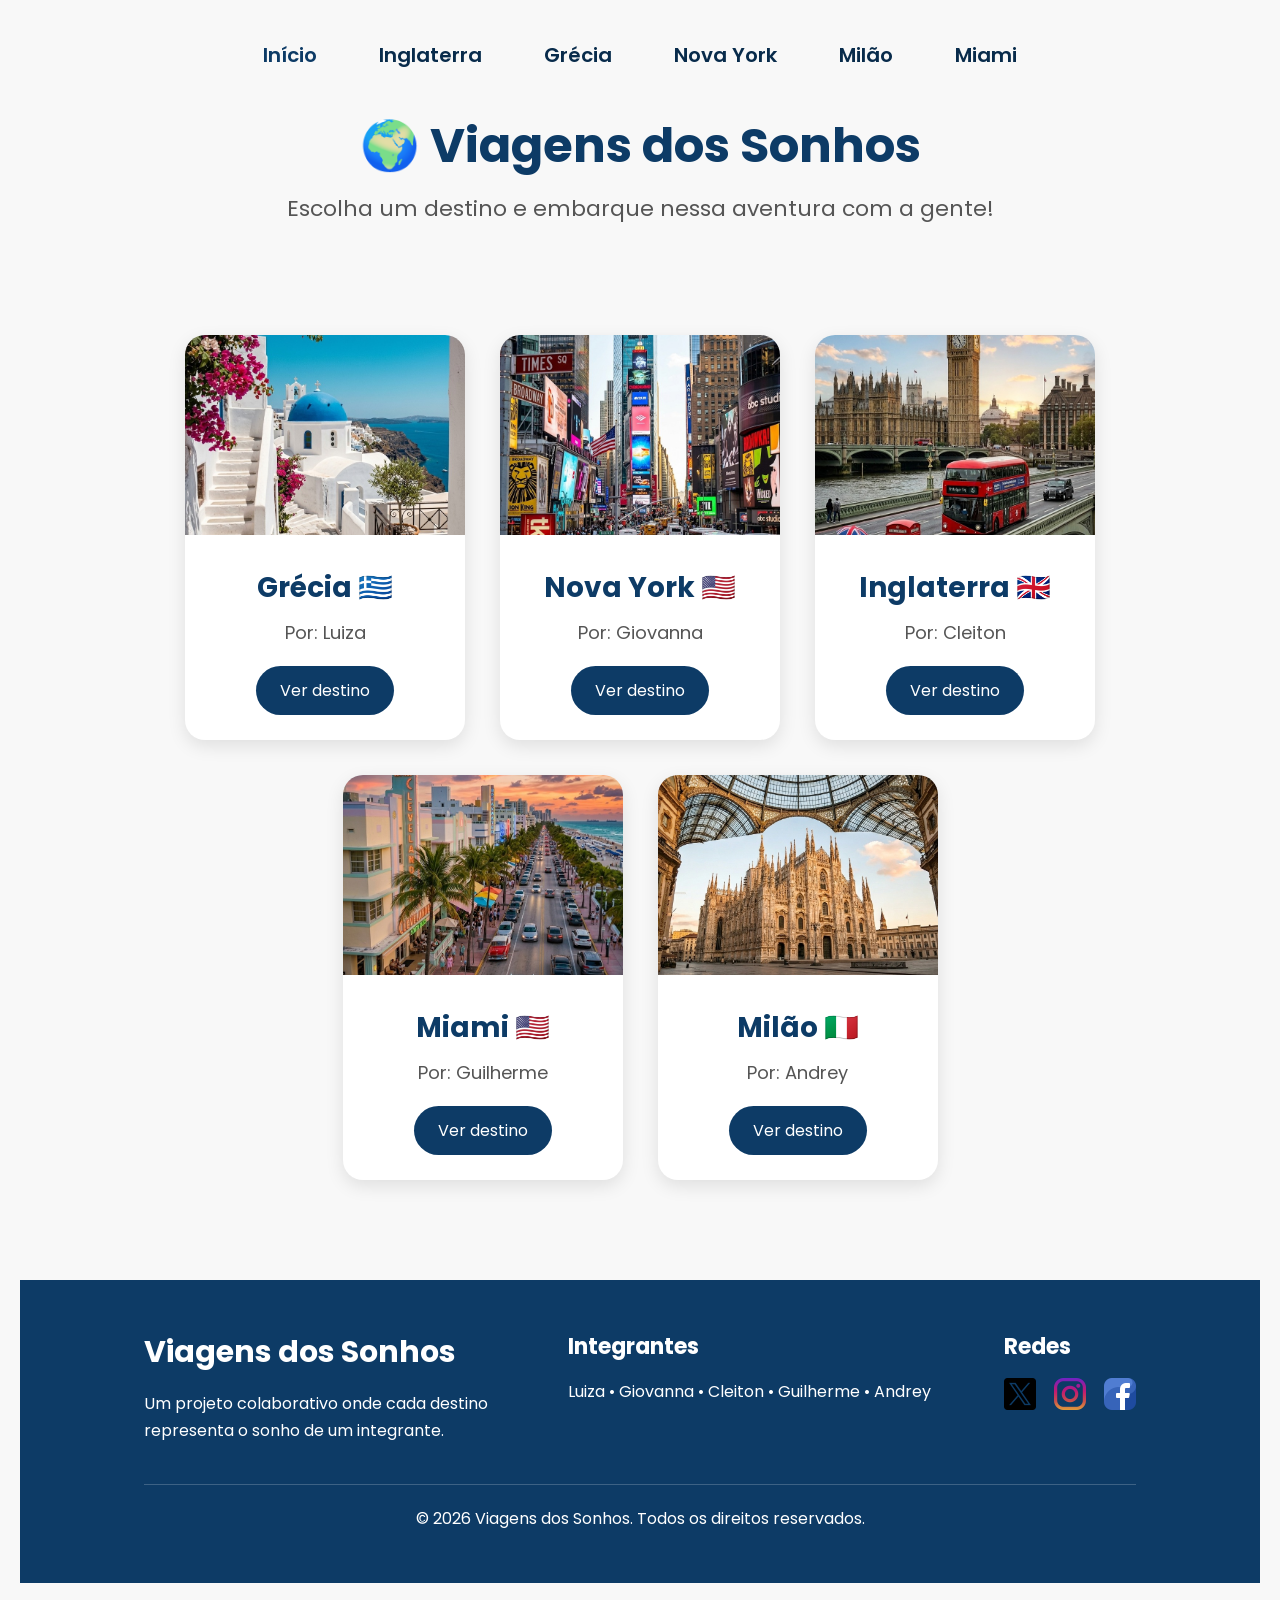
<file: index.html>
<!doctype html>
<html lang="pt-BR">
  <head>
    <meta charset="UTF-8" />
    <title>Viagens dos Sonhos</title>
    <link
      href="https://fonts.googleapis.com/css2?family=Poppins:wght@300;400;500;600;700;800&display=swap"
      rel="stylesheet"
    />
    <link rel="stylesheet" href="CSS/style.css" />
  </head>
  <body>
    <!-- NAVEGAÇÃO -->
    <nav class="navegacao">
      <ul>
        <li><a href="index.html" class="ativo">Início</a></li>
        <li><a href="cleiton.html">Inglaterra</a></li>
        <li><a href="luiza.html">Grécia</a></li>
        <li><a href="giovanna.html">Nova York</a></li>
        <li><a href="andrey.html">Milão</a></li>
        <li><a href="guilherme.html">Miami</a></li>
      </ul>
    </nav>

    <!-- TÍTULO PRINCIPAL -->
    <div class="hero">
      <h1>🌍 Viagens dos Sonhos</h1>
      <p>Escolha um destino e embarque nessa aventura com a gente!</p>
    </div>

    <section class="cards-container">
      <!-- LUÍZA -->
      <div class="card">
        <img src="imagens-cleiton/grecia.jpeg" alt="Grécia" />

        <div class="card-content">
          <h2>Grécia 🇬🇷</h2>

          <p>Por: Luiza</p>

          <a href="luiza.html">Ver destino</a>
        </div>
      </div>

      <!-- GIOVANNA -->
      <div class="card">
        <img src="imagens-cleiton/new-york.jpg" alt="Nova York" />

        <div class="card-content">
          <h2>Nova York 🇺🇸</h2>

          <p>Por: Giovanna</p>

          <a href="giovanna.html">Ver destino</a>
        </div>
      </div>

      <!-- CLEITON -->
      <div class="card">
        <img src="imagens-cleiton/inglaterra.jpeg" alt="Inglaterra" />

        <div class="card-content">
          <h2>Inglaterra 🇬🇧</h2>

          <p>Por: Cleiton</p>

          <a href="cleiton.html">Ver destino</a>
        </div>
      </div>

      <!-- GUILHERME -->
      <div class="card">
        <img src="imagens-cleiton/miami.jpeg" alt="Miami" />

        <div class="card-content">
          <h2>Miami 🇺🇸</h2>

          <p>Por: Guilherme</p>

          <a href="guilherme.html">Ver destino</a>
        </div>
      </div>

      <!-- ANDREY -->
      <div class="card">
        <img src="imagens-cleiton/italia.jpeg" alt="Milão" />

        <div class="card-content">
          <h2>Milão 🇮🇹</h2>

          <p>Por: Andrey</p>

          <a href="andrey.html">Ver destino</a>
        </div>
      </div>
    </section>
<footer class="footer">
      <div class="footer-container">
        <div class="footer-logo">
          <h2>Viagens dos Sonhos</h2>

          <p>
            Um projeto colaborativo onde cada destino representa o sonho de um
            integrante.
          </p>
        </div>

        <div class="footer-integrantes">
          <h3>Integrantes</h3>

          <p>Luiza • Giovanna • Cleiton • Guilherme • Andrey</p>
        </div>

        <div class="footer-redes">
          <h3>Redes</h3>

          <div class="icones-redes">
            <a href="https://www.instagram.com/"
              ><img src="imagens-cleiton/twitter.png" alt=""
            /></a>
            <a href="https://www.instagram.com/"
              ><img src="imagens-cleiton/instagram.png" alt=""
            /></a>
            <a
              href="https://www.facebook.com/login/?next=https%3A%2F%2Fwww.facebook.com%2F%3Flocale%3Dpt_BR"
              ><img src="imagens-cleiton/facebook.png" alt=""
            /></a>
          </div>
        </div>
      </div>

      <div class="footer-copy">
        <p>© 2026 Viagens dos Sonhos. Todos os direitos reservados.</p>
      </div>
    </footer>
  </body>
</html>

  </body>
</html>
</file>
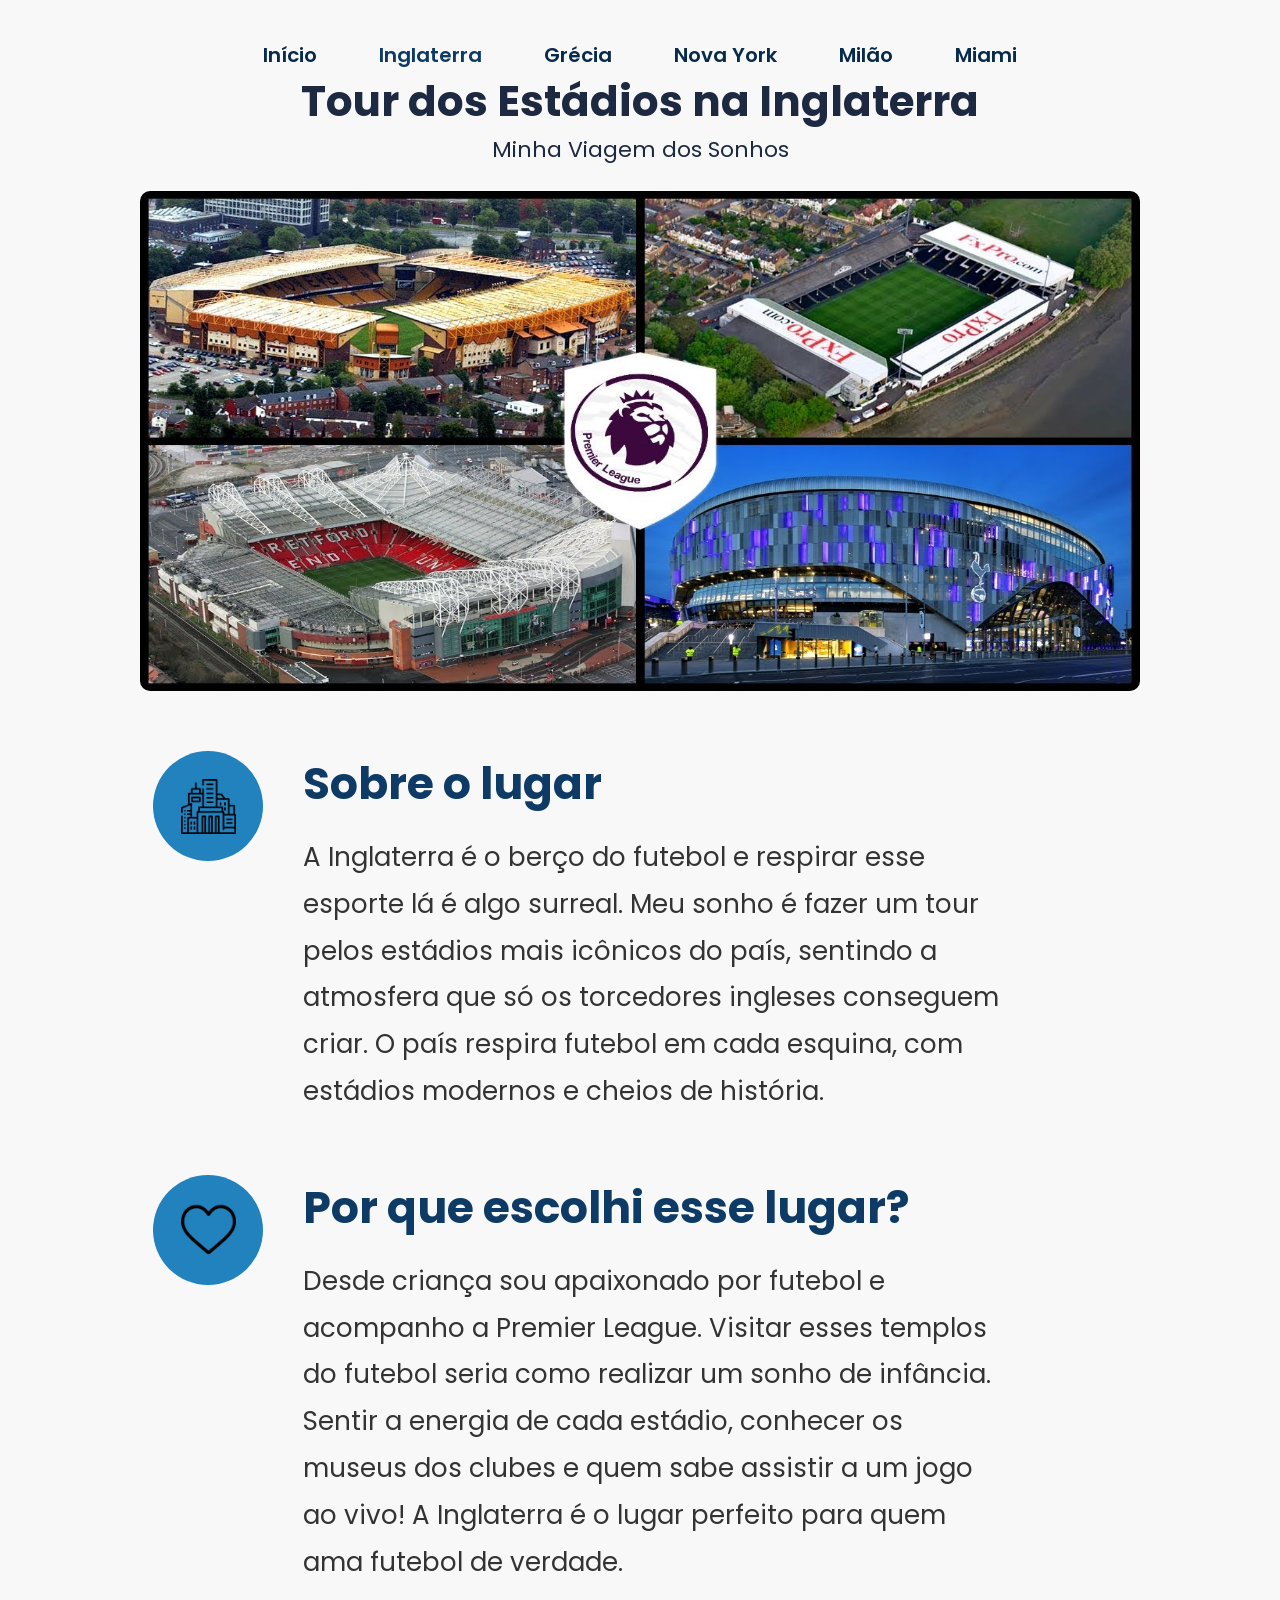
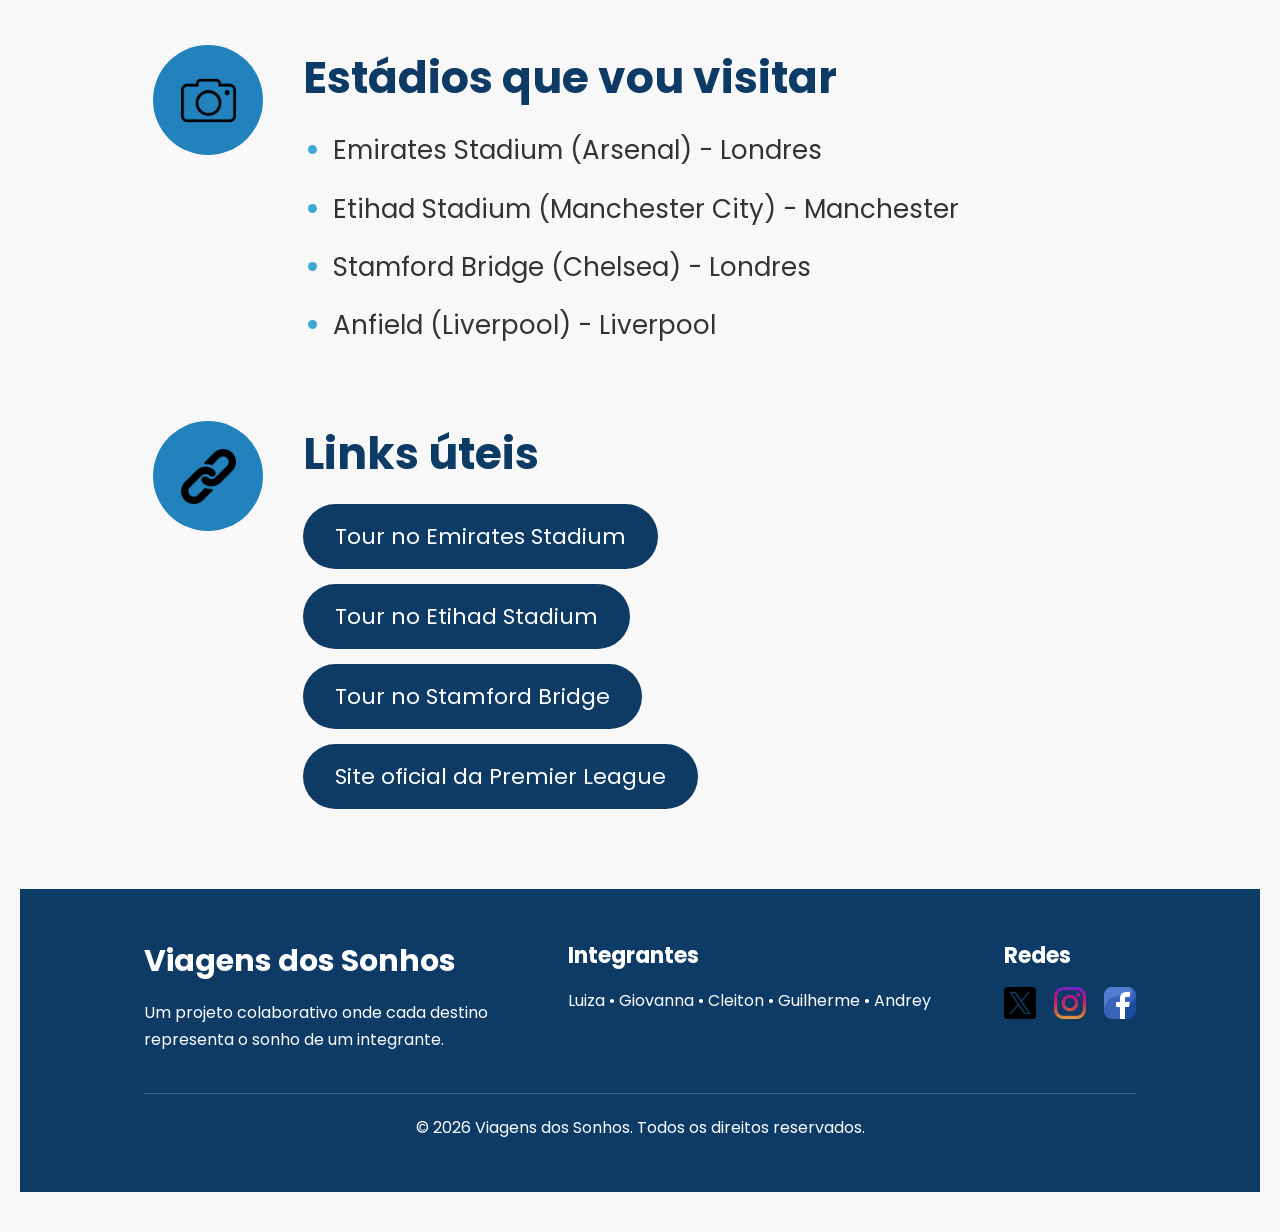
<file: cleiton.html>
<!doctype html>
<html lang="pt-BR">
  <head>
    <meta charset="UTF-8" />
    <title>Minha Viagem dos Sonhos</title>
    <link
      href="https://fonts.googleapis.com/css2?family=Poppins:wght@300;400;500;600;700;800&display=swap"
      rel="stylesheet"
    />
    <link rel="stylesheet" href="CSS/style-cleiton.css" />
  </head>
  <body>
    <!-- NAVEGAÇÃO -->
    <nav class="navegacao">
      <ul>
        <li><a href="index.html">Início</a></li>
        <li><a href="cleiton.html" class="ativo">Inglaterra</a></li>
        <li><a href="luiza.html">Grécia</a></li>
        <li><a href="giovanna.html">Nova York</a></li>
        <li><a href="andrey.html">Milão</a></li>
        <li><a href="guilherme.html">Miami</a></li>
      </ul>
    </nav>

    <!-- CONTEÚDO PRINCIPAL -->
    <div class="tudo">
      <div class="container">
        <h1>Tour dos Estádios na Inglaterra</h1>
        <p>Minha Viagem dos Sonhos</p>
        <br /><img
          src="imagens-cleiton/Imagem-inicio.jpg"
          alt="Estádios da Inglaterra"
        />
      </div>

      <section class="info-bloco">
        <div class="icone">
          <img src="imagens-cleiton/cidade.png" alt="" />
        </div>
        <div class="texto">
          <h2>Sobre o lugar</h2>
          <p>
            A Inglaterra é o berço do futebol e respirar esse esporte lá é algo
            surreal. Meu sonho é fazer um tour pelos estádios mais icônicos do
            país, sentindo a atmosfera que só os torcedores ingleses conseguem
            criar. O país respira futebol em cada esquina, com estádios modernos
            e cheios de história.
          </p>
        </div>
      </section>

      <section class="info-bloco">
        <div class="icone">
          <img src="imagens-cleiton/coracao.png" alt="" />
        </div>
        <div class="texto">
          <h2>Por que escolhi esse lugar?</h2>
          <p>
            Desde criança sou apaixonado por futebol e acompanho a Premier
            League. Visitar esses templos do futebol seria como realizar um
            sonho de infância. Sentir a energia de cada estádio, conhecer os
            museus dos clubes e quem sabe assistir a um jogo ao vivo! A
            Inglaterra é o lugar perfeito para quem ama futebol de verdade.
          </p>
        </div>
      </section>

      <section class="info-bloco">
        <div class="icone">
          <img src="imagens-cleiton/camera.png" alt="" />
        </div>
        <div class="texto">
          <h2>Estádios que vou visitar</h2>
          <ul>
            <li>Emirates Stadium (Arsenal) - Londres</li>
            <li>Etihad Stadium (Manchester City) - Manchester</li>
            <li>Stamford Bridge (Chelsea) - Londres</li>
            <li>Anfield (Liverpool) - Liverpool</li>
          </ul>
        </div>
      </section>

      <section class="info-bloco">
        <div class="icone">
          <img src="imagens-cleiton/ligacao.png" alt="" />
        </div>
        <div class="texto">
          <h2>Links úteis</h2>
          <a href="https://www.arsenal.com/tours" target="_blank"
            >Tour no Emirates Stadium</a
          >
          <a href="https://www.mancity.com/tours" target="_blank"
            >Tour no Etihad Stadium</a
          >
          <a href="https://www.chelseafc.com/en/stadium-tours" target="_blank"
            >Tour no Stamford Bridge</a
          >
          <a href="https://www.premierleague.com/" target="_blank"
            >Site oficial da Premier League</a
          >
        </div>
      </section>
    </div>

    <footer class="footer">
      <div class="footer-container">
        <div class="footer-logo">
          <h2>Viagens dos Sonhos</h2>

          <p>
            Um projeto colaborativo onde cada destino representa o sonho de um
            integrante.
          </p>
        </div>

        <div class="footer-integrantes">
          <h3>Integrantes</h3>

          <p>Luiza • Giovanna • Cleiton • Guilherme • Andrey</p>
        </div>

        <div class="footer-redes">
          <h3>Redes</h3>

          <div class="icones-redes">
            <a href="https://www.instagram.com/"
              ><img src="imagens-cleiton/twitter.png" alt=""
            /></a>
            <a href="https://www.instagram.com/"
              ><img src="imagens-cleiton/instagram.png" alt=""
            /></a>
            <a
              href="https://www.facebook.com/login/?next=https%3A%2F%2Fwww.facebook.com%2F%3Flocale%3Dpt_BR"
              ><img src="imagens-cleiton/facebook.png" alt=""
            /></a>
          </div>
        </div>
      </div>

      <div class="footer-copy">
        <p>© 2026 Viagens dos Sonhos. Todos os direitos reservados.</p>
      </div>
    </footer>
  </body>
</html>
</file>
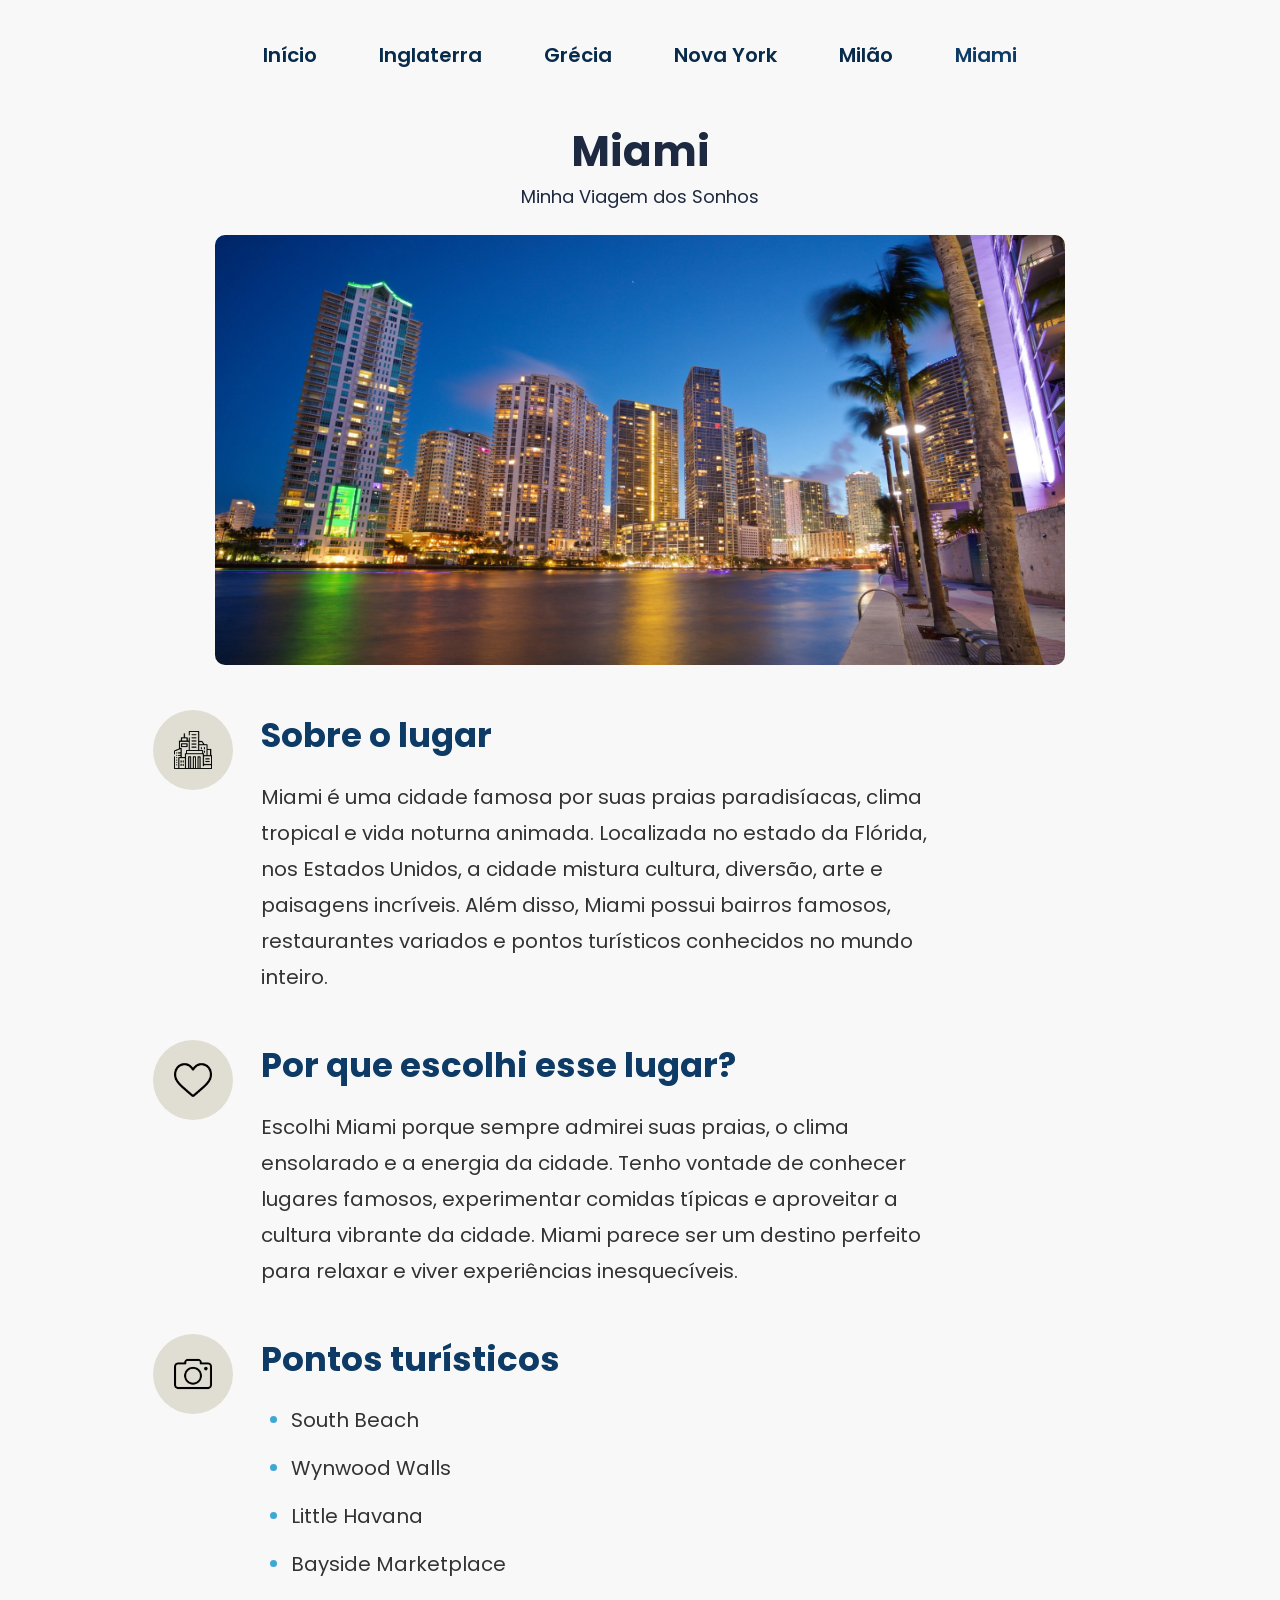
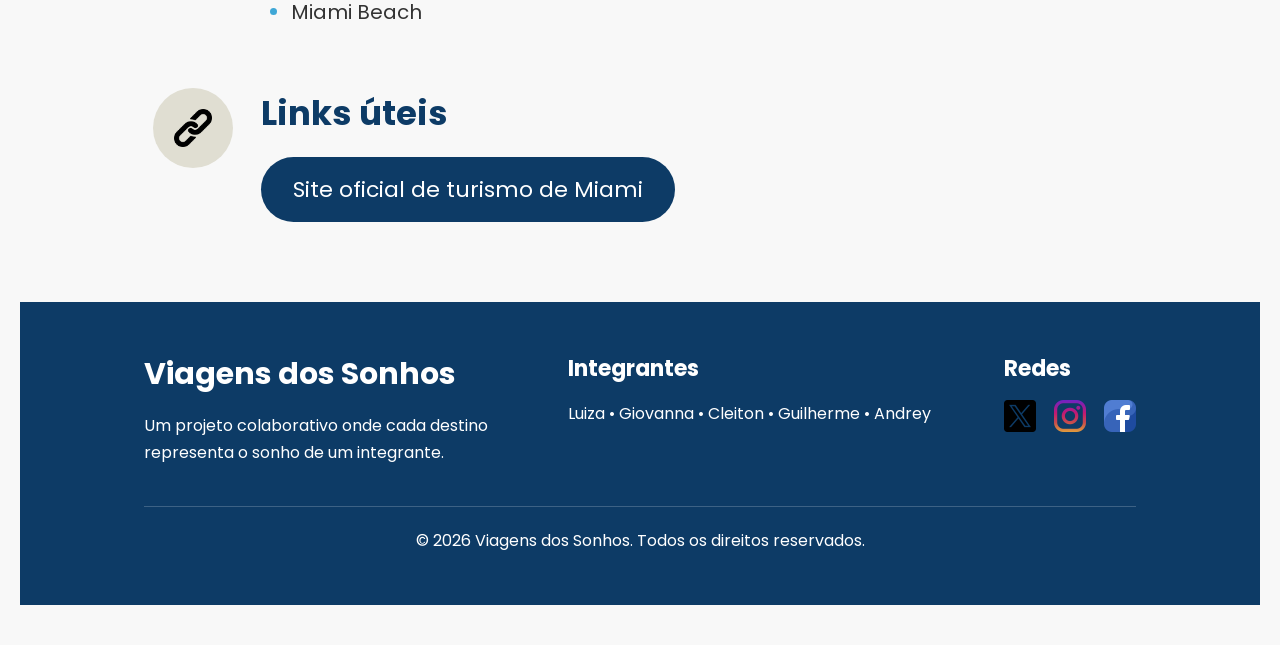
<file: guilherme.html>
<!doctype html>
<html lang="pt-BR">
  <head>
    <meta charset="UTF-8" />
    <title>Minha Viagem dos Sonhos</title>
    <link
      href="https://fonts.googleapis.com/css2?family=Poppins:wght@300;400;500;600;700;800&display=swap"
      rel="stylesheet"
    />
    <link rel="stylesheet" href="CSS/style-guilherme.css" />
  </head>

  <body>
    <!-- NAVEGAÇÃO -->
    <nav class="navegacao">
      <ul>
        <li><a href="index.html">Início</a></li>
        <li><a href="cleiton.html">Inglaterra</a></li>
        <li><a href="luiza.html">Grécia</a></li>
        <li><a href="giovanna.html">Nova York</a></li>
        <li><a href="andrey.html">Milão</a></li>
        <li><a href="guilherme.html" class="ativo">Miami</a></li>
      </ul>
    </nav>

    <!-- CONTEÚDO PRINCIPAL -->
    <div class="tudo">
      <div class="container">
        <h1>Miami</h1>
        <p>Minha Viagem dos Sonhos</p>
        <br /><img src="imagens-guilherme/Miami de viajar.webp" alt="Miami" />
      </div>

      <section class="info-bloco">
        <div class="icone">
          <img src="imagens-guilherme/cidade.png" alt="" />
        </div>
        <div class="texto">
          <h2>Sobre o lugar</h2>
          <p>
            Miami é uma cidade famosa por suas praias paradisíacas, clima
            tropical e vida noturna animada. Localizada no estado da Flórida,
            nos Estados Unidos, a cidade mistura cultura, diversão, arte e
            paisagens incríveis. Além disso, Miami possui bairros famosos,
            restaurantes variados e pontos turísticos conhecidos no mundo
            inteiro.
          </p>
        </div>
      </section>

      <section class="info-bloco">
        <div class="icone">
          <img src="imagens-guilherme/coracao.png" alt="" />
        </div>
        <div class="texto">
          <h2>Por que escolhi esse lugar?</h2>
          <p>
            Escolhi Miami porque sempre admirei suas praias, o clima ensolarado
            e a energia da cidade. Tenho vontade de conhecer lugares famosos,
            experimentar comidas típicas e aproveitar a cultura vibrante da
            cidade. Miami parece ser um destino perfeito para relaxar e viver
            experiências inesquecíveis.
          </p>
        </div>
      </section>

      <section class="info-bloco">
        <div class="icone">
          <img src="imagens-guilherme/camera.png" alt="" />
        </div>
        <div class="texto">
          <h2>Pontos turísticos</h2>
          <ul>
            <li>South Beach</li>
            <li>Wynwood Walls</li>
            <li>Little Havana</li>
            <li>Bayside Marketplace</li>
            <li>Miami Beach</li>
          </ul>
        </div>
      </section>

      <section class="info-bloco">
        <div class="icone">
          <img src="imagens-guilherme/ligacao.png" alt="" />
        </div>
        <div class="texto">
          <h2>Links úteis</h2>
          <a href="https://www.miamiandbeaches.com/" target="_blank"
            >Site oficial de turismo de Miami</a
          >
        </div>
      </section>
    </div>

    <footer class="footer">
      <div class="footer-container">
        <div class="footer-logo">
          <h2>Viagens dos Sonhos</h2>

          <p>
            Um projeto colaborativo onde cada destino representa o sonho de um
            integrante.
          </p>
        </div>

        <div class="footer-integrantes">
          <h3>Integrantes</h3>

          <p>Luiza • Giovanna • Cleiton • Guilherme • Andrey</p>
        </div>

        <div class="footer-redes">
          <h3>Redes</h3>

          <div class="icones-redes">
            <a href="https://www.instagram.com/"
              ><img src="imagens-guilherme/twitter.png" alt=""
            /></a>
            <a href="https://www.instagram.com/"
              ><img src="imagens-guilherme/instagram.png" alt=""
            /></a>
            <a
              href="https://www.facebook.com/login/?next=https%3A%2F%2Fwww.facebook.com%2F%3Flocale%3Dpt_BR"
              ><img src="imagens-guilherme/facebook.png" alt=""
            /></a>
          </div>
        </div>
      </div>

      <div class="footer-copy">
        <p>© 2026 Viagens dos Sonhos. Todos os direitos reservados.</p>
      </div>
    </footer>
  </body>
</html>
</file>
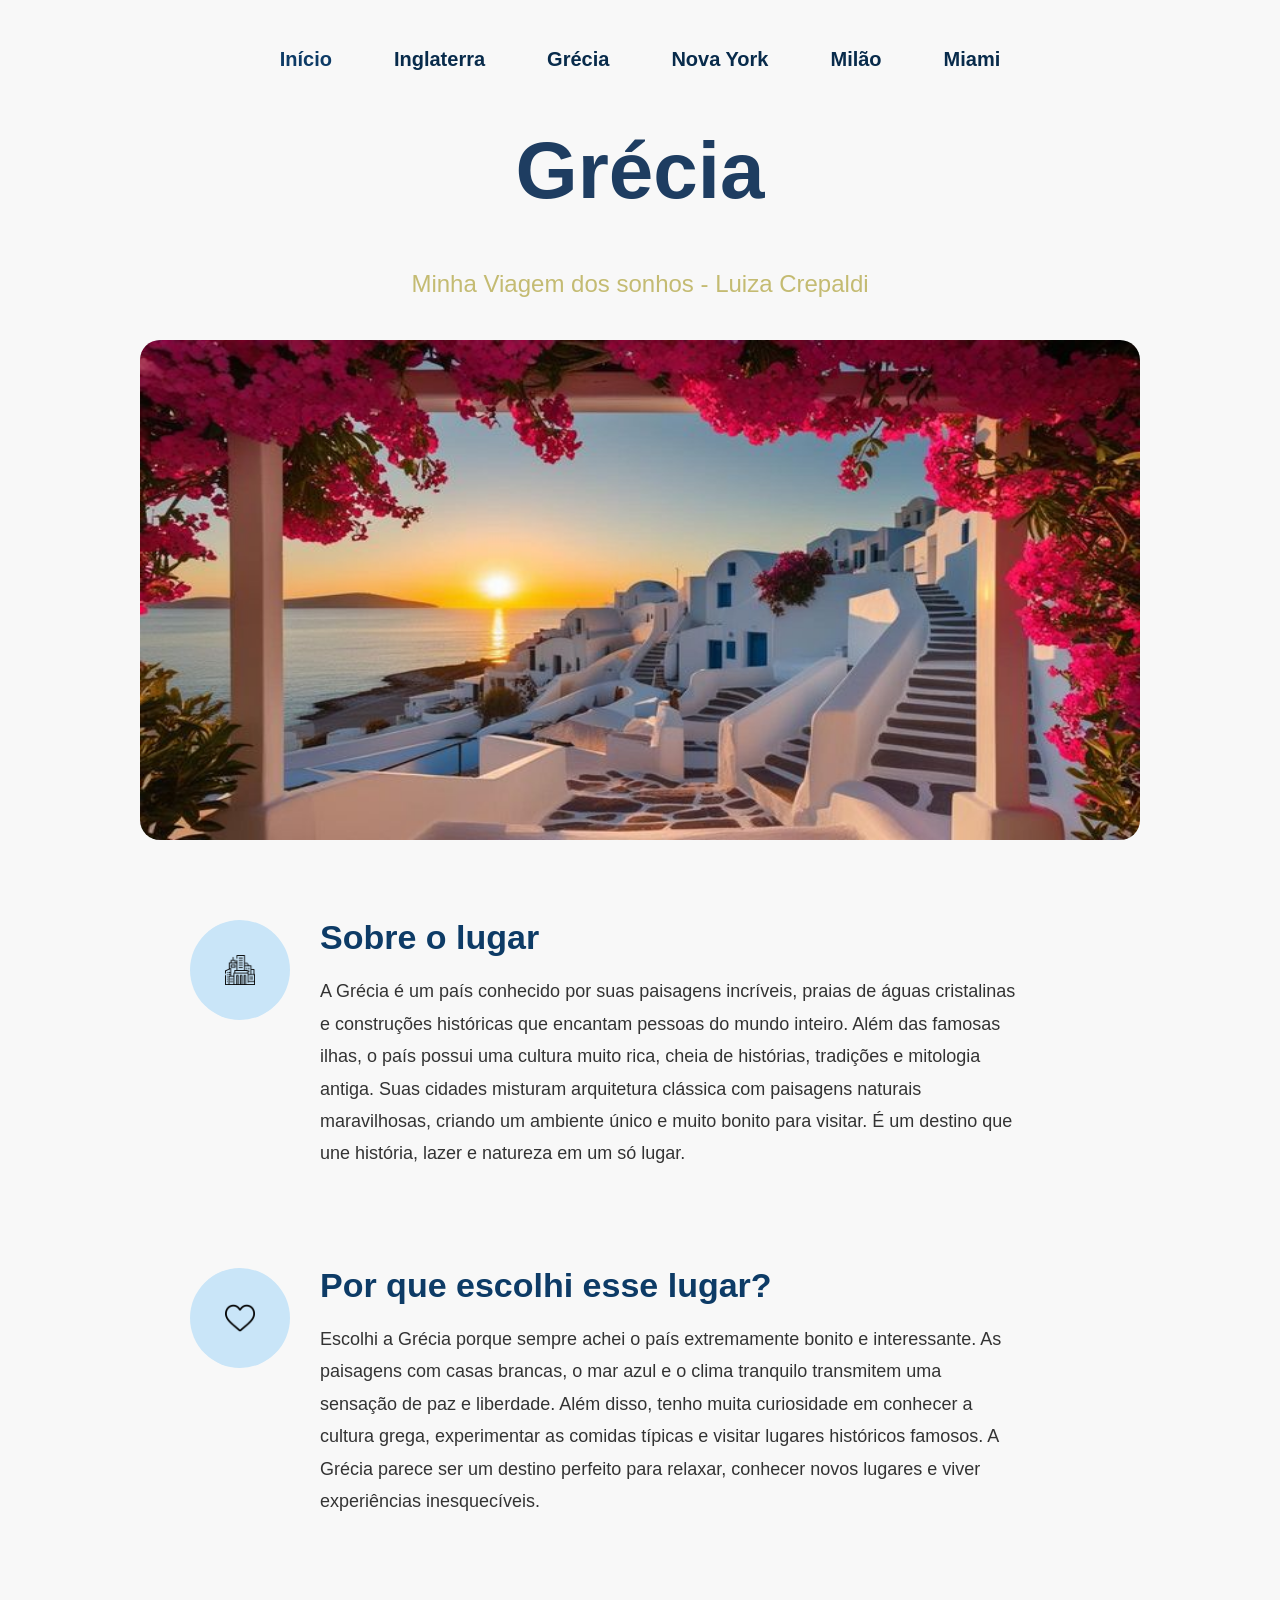
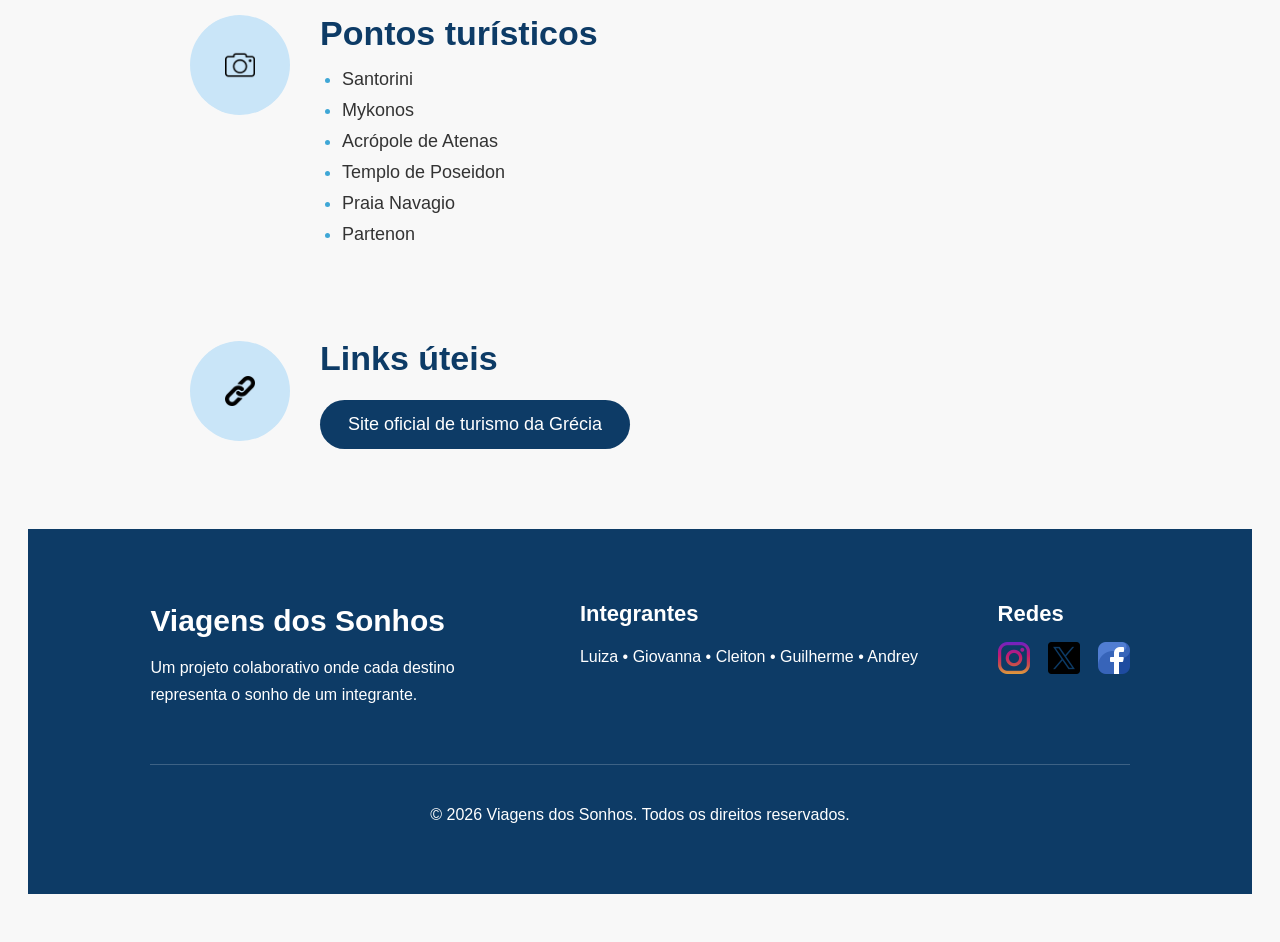
<file: Lu.html>
<!doctype html>
<html lang="en">
  <head>
    <meta charset="UTF-8" />
    <meta name="viewport" content="width=device-width, initial-scale=1.0" />
    <title>Document</title>
    <link rel="stylesheet" href="styleL.css" />
  </head>
  <body>
    <nav class="navegacao">
      <ul>
        <li><a href="index.html" class="ativo">Início</a></li>
        <li><a href="pages/cleiton.html">Inglaterra</a></li>
        <li><a href="Lu.html">Grécia</a></li>
        <li><a href="pages/nova-york.html">Nova York</a></li>
        <li><a href="pages/orlando.html">Milão</a></li>
        <li><a href="pages/miami.html">Miami</a></li>
      </ul>
    </nav>
    <div class="tudo">
      <div class="container">
        <h1>Grécia</h1>
        <p>Minha Viagem dos sonhos - Luiza Crepaldi</p>
        <br /><img src="img-Lu.jpg" alt="Grecia" />
      </div>

      <section class="info-bloco">
        <div class="icone">
          <img src="cidade.png" alt="" />
        </div>

        <div class="texto">
          <h2>Sobre o lugar</h2>

          <p>
            A Grécia é um país conhecido por suas paisagens incríveis, praias de
            águas cristalinas e construções históricas que encantam pessoas do
            mundo inteiro. Além das famosas ilhas, o país possui uma cultura
            muito rica, cheia de histórias, tradições e mitologia antiga. Suas
            cidades misturam arquitetura clássica com paisagens naturais
            maravilhosas, criando um ambiente único e muito bonito para visitar.
            É um destino que une história, lazer e natureza em um só lugar.
          </p>
        </div>
      </section>

      <section class="info-bloco">
        <div class="icone">
          <img src="coracao.png" alt="" />
        </div>

        <div class="texto">
          <h2>Por que escolhi esse lugar?</h2>

          <p>
            Escolhi a Grécia porque sempre achei o país extremamente bonito e
            interessante. As paisagens com casas brancas, o mar azul e o clima
            tranquilo transmitem uma sensação de paz e liberdade. Além disso,
            tenho muita curiosidade em conhecer a cultura grega, experimentar as
            comidas típicas e visitar lugares históricos famosos. A Grécia
            parece ser um destino perfeito para relaxar, conhecer novos lugares
            e viver experiências inesquecíveis.
          </p>
        </div>
      </section>

      <section class="info-bloco">
        <div class="icone">
          <img src="camera.png" alt="" />
        </div>

        <div class="texto">
          <h2>Pontos turísticos</h2>

          <ul>
            <li>Santorini</li>
            <li>Mykonos</li>
            <li>Acrópole de Atenas</li>
            <li>Templo de Poseidon</li>
            <li>Praia Navagio</li>
            <li>Partenon</li>
          </ul>
        </div>
      </section>

      <section class="info-bloco">
        <div class="icone">
          <img src="ligacao.png" alt="" />
        </div>

        <div class="texto">
          <h2>Links úteis</h2>

          <a href="https://visitgreece.gr/" target="_blank">
            Site oficial de turismo da Grécia
          </a>
        </div>
      </section>
    </div>
  </body>

  <footer class="footer">
    <div class="footer-container">
      <div class="footer-logo">
        <h2>Viagens dos Sonhos</h2>

        <p>
          Um projeto colaborativo onde cada destino representa o sonho de um
          integrante.
        </p>
      </div>

      <div class="footer-integrantes">
        <h3>Integrantes</h3>

        <p>Luiza • Giovanna • Cleiton • Guilherme • Andrey</p>
      </div>

      <div class="footer-redes">
        <h3>Redes</h3>

        <div class="icones-redes">
          <a href="https://www.instagram.com/"
            ><img src="instagram.png" alt=""
          /></a>
          <a href="https://x.com/?lang=pt"><img src="twitter.png" alt="" /></a>
          <a
            href="https://www.facebook.com/login/?next=https%3A%2F%2Fwww.facebook.com%2F%3Flocale%3Dpt_BR"
            ><img src="facebook.png" alt=""
          /></a>
        </div>
      </div>
    </div>

    <div class="footer-copy">
      <p>© 2026 Viagens dos Sonhos. Todos os direitos reservados.</p>
    </div>
  </footer>
</html>
</file>
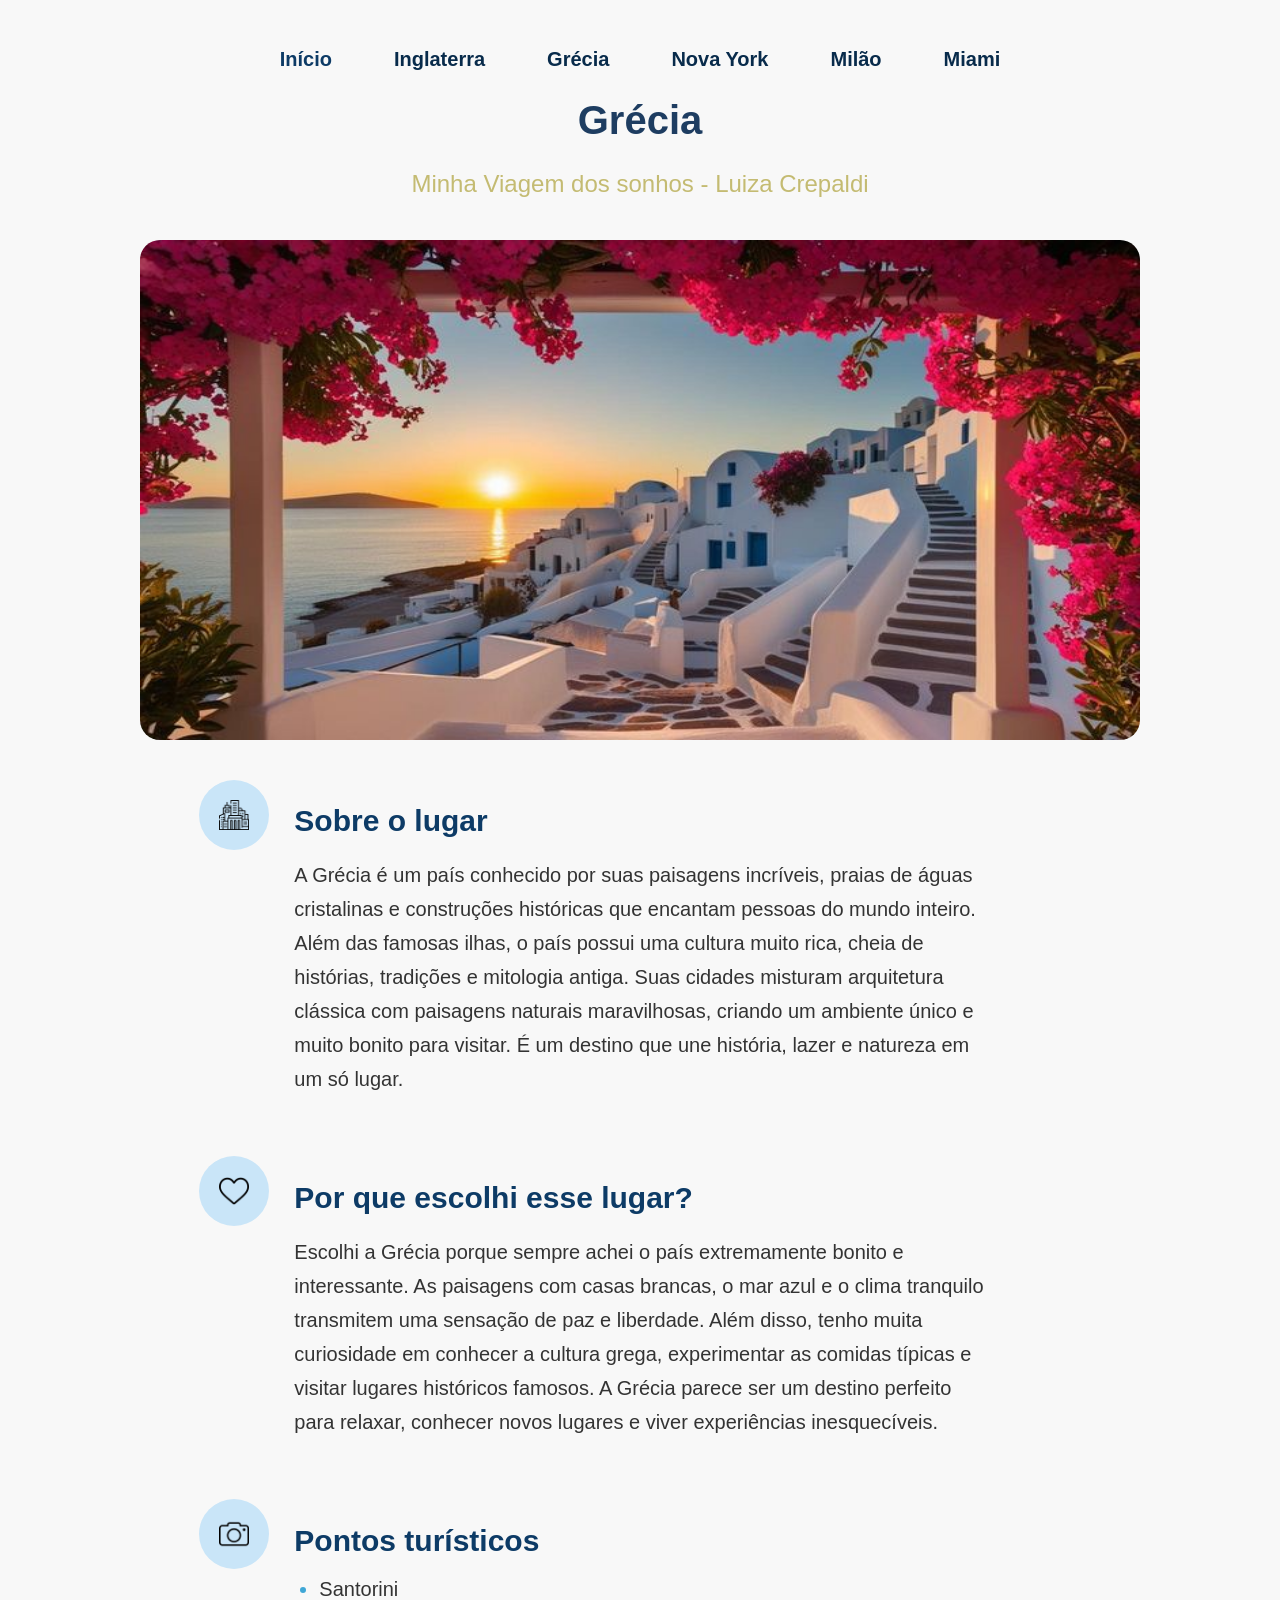
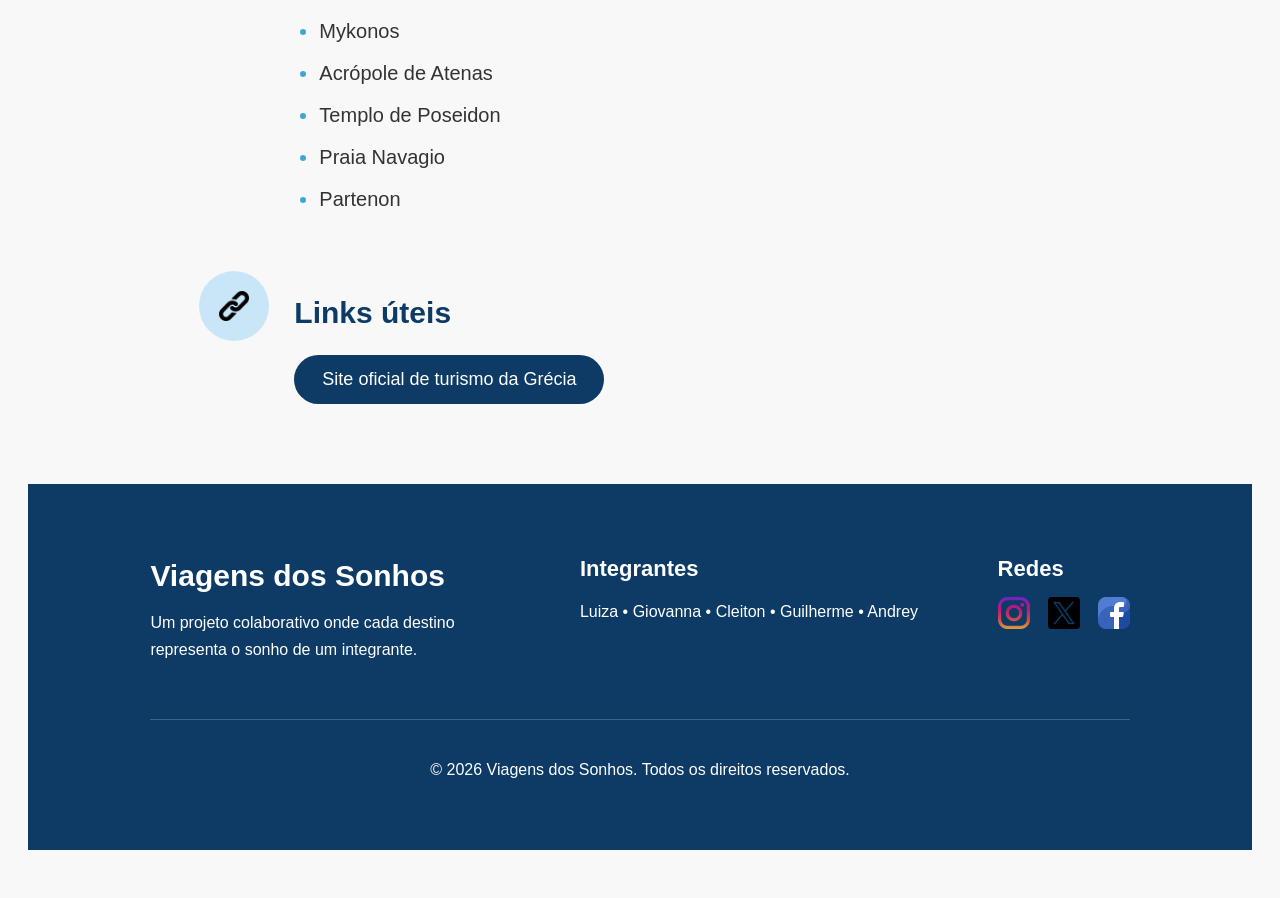
<file: luiza.html>
<!doctype html>
<html lang="pt-BR">
  <head>
    <meta charset="UTF-8" />
    <meta name="viewport" content="width=device-width, initial-scale=1.0" />
    <title>Document</title>
    <link rel="stylesheet" href="CSS/style-luiza.css" />
  </head>
  <body>
    <nav class="navegacao">
      <ul>
        <li><a href="index.html" class="ativo">Início</a></li>
        <li><a href="cleiton.html">Inglaterra</a></li>
        <li><a href="luiza.html">Grécia</a></li>
        <li><a href="giovanna.html">Nova York</a></li>
        <li><a href="andrey.html">Milão</a></li>
        <li><a href="guilherme.html">Miami</a></li>
      </ul>
    </nav>
    <div class="tudo">
      <div class="container">
        <h1>Grécia</h1>
        <p>Minha Viagem dos sonhos - Luiza Crepaldi</p>
        <br /><img src="imagens-luiza/img-Lu.jpg" alt="Grecia" />
      </div>

      <section class="info-bloco">
        <div class="icone">
          <img src="imagens-luiza/cidade.png" alt="" />
        </div>

        <div class="texto">
          <h2>Sobre o lugar</h2>

          <p>
            A Grécia é um país conhecido por suas paisagens incríveis, praias de
            águas cristalinas e construções históricas que encantam pessoas do
            mundo inteiro. Além das famosas ilhas, o país possui uma cultura
            muito rica, cheia de histórias, tradições e mitologia antiga. Suas
            cidades misturam arquitetura clássica com paisagens naturais
            maravilhosas, criando um ambiente único e muito bonito para visitar.
            É um destino que une história, lazer e natureza em um só lugar.
          </p>
        </div>
      </section>

      <section class="info-bloco">
        <div class="icone">
          <img src="imagens-luiza/coracao.png" alt="" />
        </div>

        <div class="texto">
          <h2>Por que escolhi esse lugar?</h2>

          <p>
            Escolhi a Grécia porque sempre achei o país extremamente bonito e
            interessante. As paisagens com casas brancas, o mar azul e o clima
            tranquilo transmitem uma sensação de paz e liberdade. Além disso,
            tenho muita curiosidade em conhecer a cultura grega, experimentar as
            comidas típicas e visitar lugares históricos famosos. A Grécia
            parece ser um destino perfeito para relaxar, conhecer novos lugares
            e viver experiências inesquecíveis.
          </p>
        </div>
      </section>

      <section class="info-bloco">
        <div class="icone">
          <img src="imagens-luiza/camera.png" alt="" />
        </div>

        <div class="texto">
          <h2>Pontos turísticos</h2>

          <ul>
            <li>Santorini</li>
            <li>Mykonos</li>
            <li>Acrópole de Atenas</li>
            <li>Templo de Poseidon</li>
            <li>Praia Navagio</li>
            <li>Partenon</li>
          </ul>
        </div>
      </section>

      <section class="info-bloco">
        <div class="icone">
          <img src="imagens-luiza/ligacao.png" alt="" />
        </div>

        <div class="texto">
          <h2>Links úteis</h2>

          <a href="https://visitgreece.gr/" target="_blank">
            Site oficial de turismo da Grécia
          </a>
        </div>
      </section>
    </div>
  </body>

  <footer class="footer">
    <div class="footer-container">
      <div class="footer-logo">
        <h2>Viagens dos Sonhos</h2>

        <p>
          Um projeto colaborativo onde cada destino representa o sonho de um
          integrante.
        </p>
      </div>

      <div class="footer-integrantes">
        <h3>Integrantes</h3>

        <p>Luiza • Giovanna • Cleiton • Guilherme • Andrey</p>
      </div>

      <div class="footer-redes">
        <h3>Redes</h3>

        <div class="icones-redes">
          <a href="https://www.instagram.com/"
            ><img src="imagens-luiza/instagram.png" alt=""
          /></a>
          <a href="https://x.com/?lang=pt"
            ><img src="imagens-luiza/twitter.png" alt=""
          /></a>
          <a
            href="https://www.facebook.com/login/?next=https%3A%2F%2Fwww.facebook.com%2F%3Flocale%3Dpt_BR"
            ><img src="imagens-luiza/facebook.png" alt=""
          /></a>
        </div>
      </div>
    </div>

    <div class="footer-copy">
      <p>© 2026 Viagens dos Sonhos. Todos os direitos reservados.</p>
    </div>
  </footer>
</html>
</file>
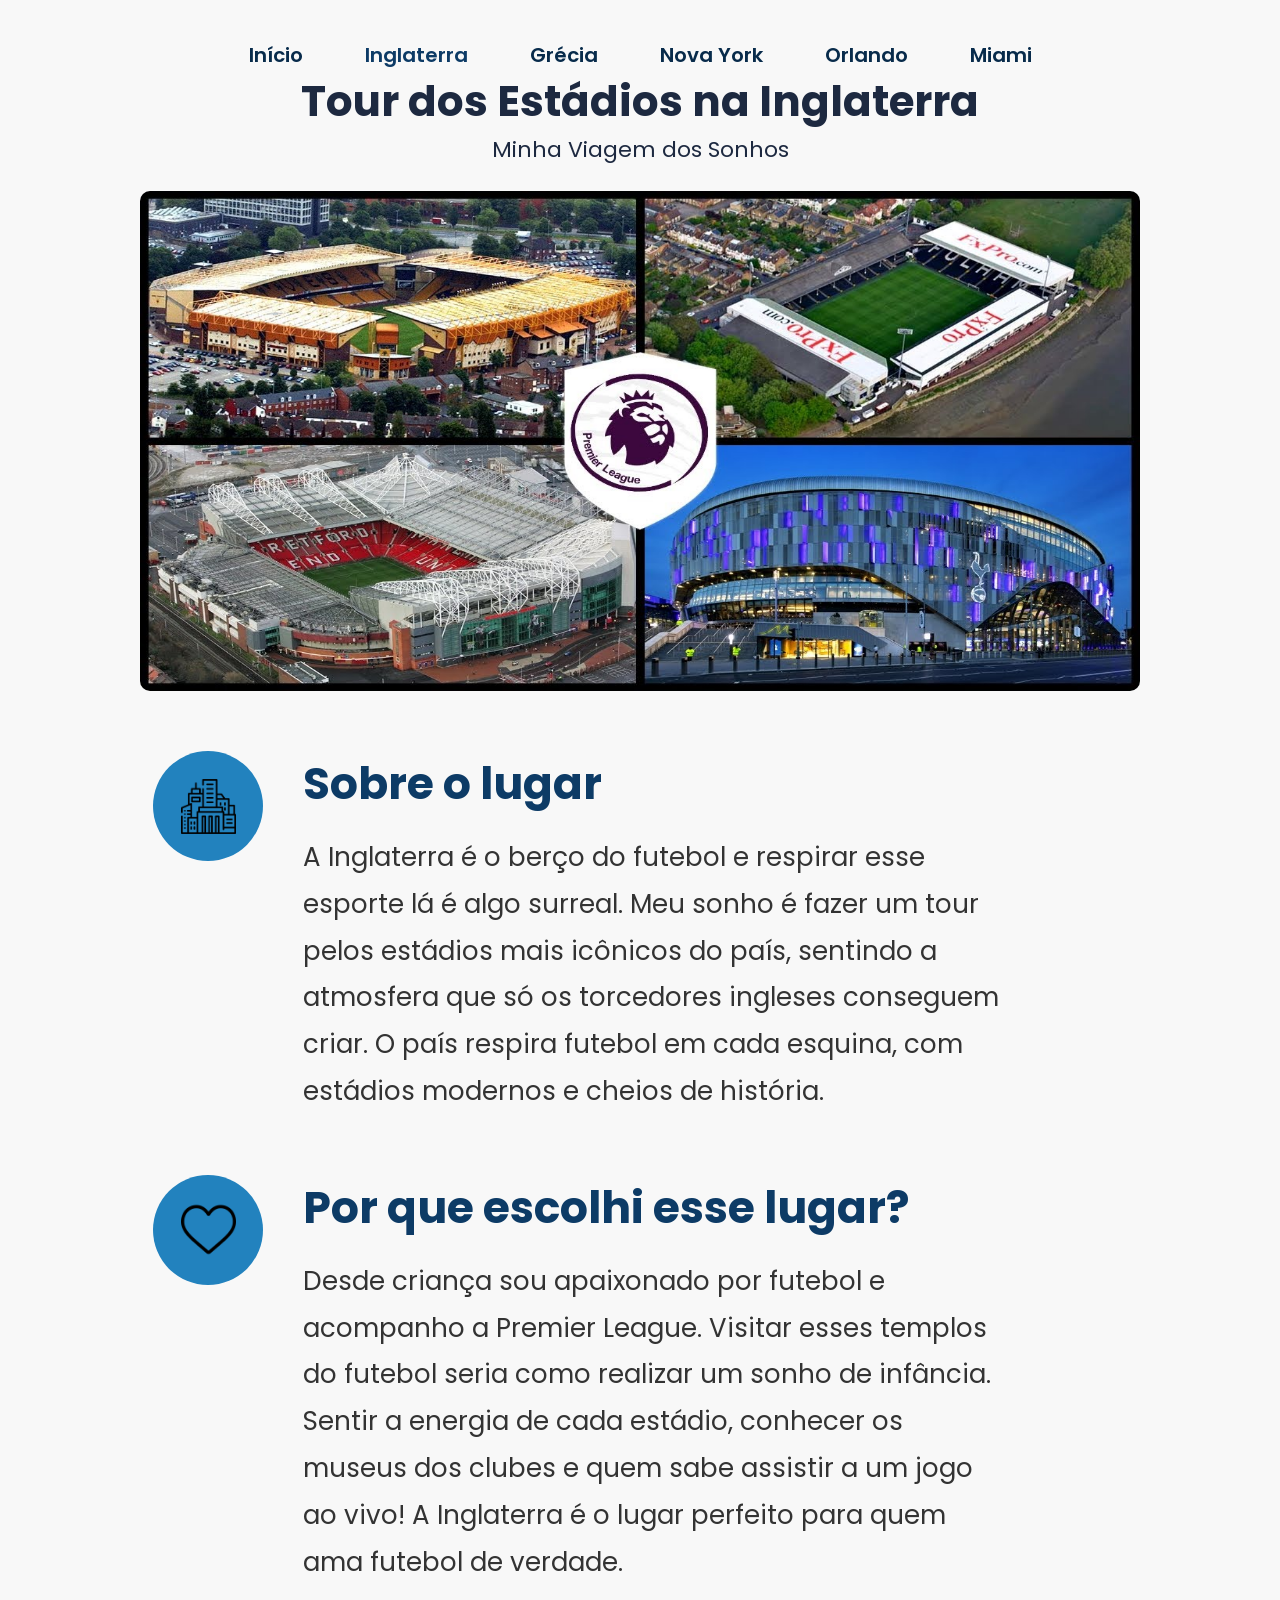
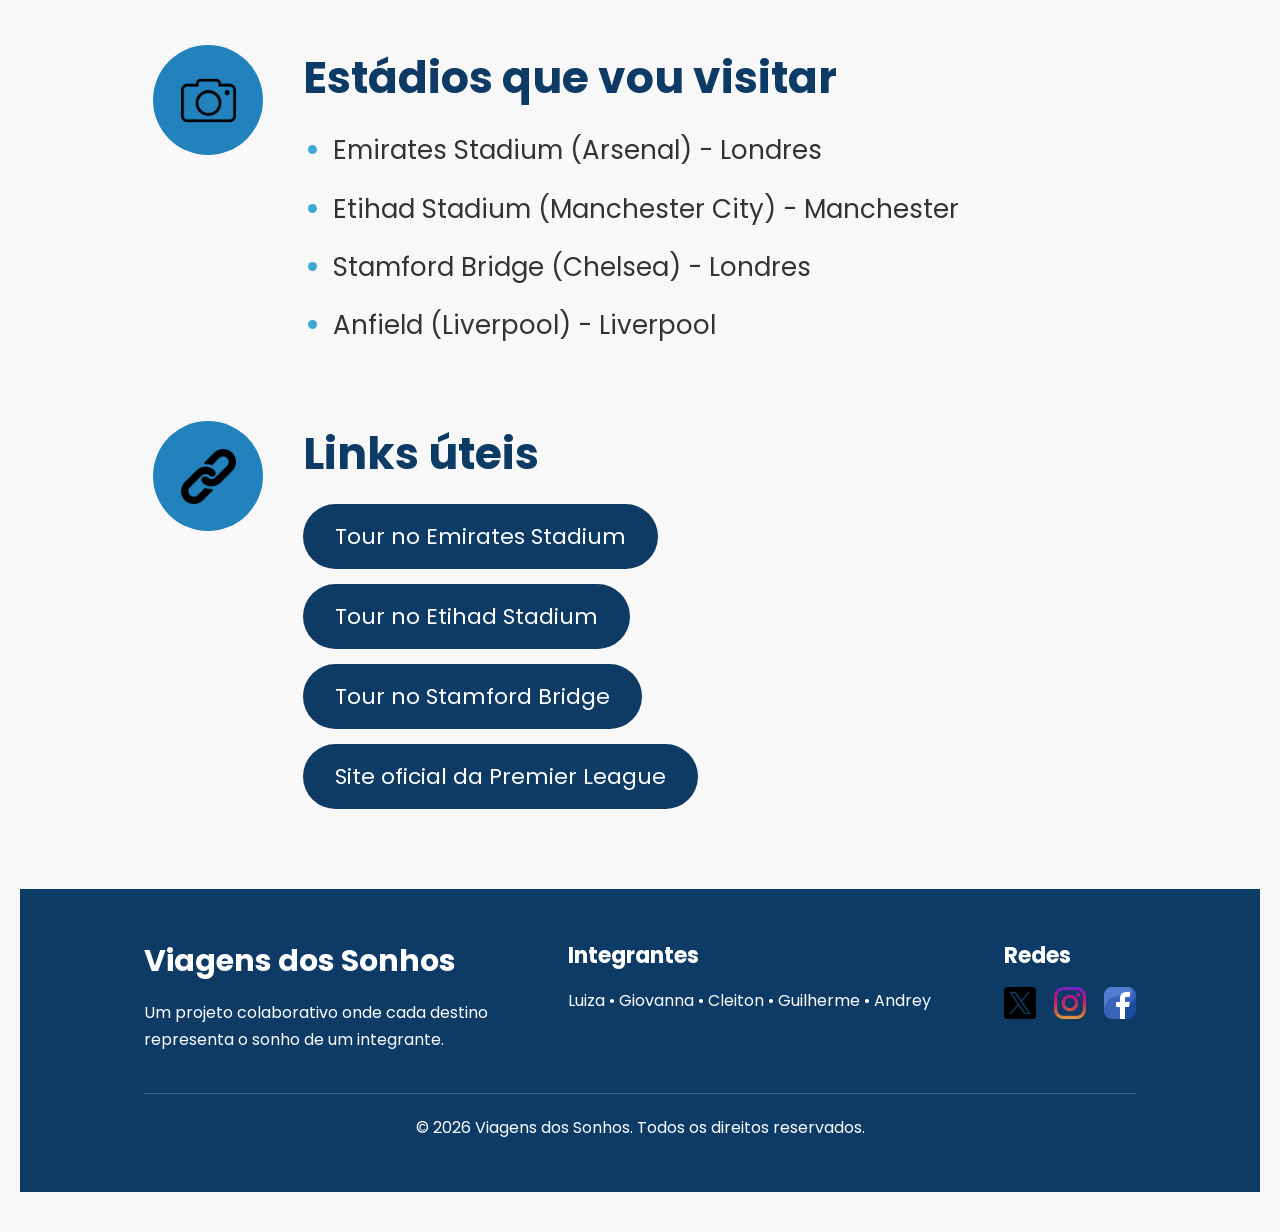
<file: page-cleiton.html>
<!doctype html>
<html lang="pt-BR">
  <head>
    <meta charset="UTF-8" />
    <title>Minha Viagem dos Sonhos</title>
    <link
      href="https://fonts.googleapis.com/css2?family=Poppins:wght@300;400;500;600;700;800&display=swap"
      rel="stylesheet"
    />
    <link rel="stylesheet" href="CSS/style-cleiton.css" />
  </head>
  <body>
    <!-- NAVEGAÇÃO -->
    <nav class="navegacao">
      <ul>
        <li><a href="index.html">Início</a></li>
        <li><a href="page-cleiton.html" class="ativo">Inglaterra</a></li>
        <li><a href="page-luiza.html">Grécia</a></li>
        <li><a href="page-giovanna.html">Nova York</a></li>
        <li><a href="orlando.html">Orlando</a></li>
        <li><a href="miami.html">Miami</a></li>
      </ul>
    </nav>

    <!-- CONTEÚDO PRINCIPAL -->
    <div class="tudo">
      <div class="container">
        <h1>Tour dos Estádios na Inglaterra</h1>
        <p>Minha Viagem dos Sonhos</p>
        <br /><img
          src="imagens-cleiton/Imagem-inicio.jpg"
          alt="Estádios da Inglaterra"
        />
      </div>

      <section class="info-bloco">
        <div class="icone">
          <img src="imagens-cleiton/cidade.png" alt="" />
        </div>
        <div class="texto">
          <h2>Sobre o lugar</h2>
          <p>
            A Inglaterra é o berço do futebol e respirar esse esporte lá é algo
            surreal. Meu sonho é fazer um tour pelos estádios mais icônicos do
            país, sentindo a atmosfera que só os torcedores ingleses conseguem
            criar. O país respira futebol em cada esquina, com estádios modernos
            e cheios de história.
          </p>
        </div>
      </section>

      <section class="info-bloco">
        <div class="icone">
          <img src="imagens-cleiton/coracao.png" alt="" />
        </div>
        <div class="texto">
          <h2>Por que escolhi esse lugar?</h2>
          <p>
            Desde criança sou apaixonado por futebol e acompanho a Premier
            League. Visitar esses templos do futebol seria como realizar um
            sonho de infância. Sentir a energia de cada estádio, conhecer os
            museus dos clubes e quem sabe assistir a um jogo ao vivo! A
            Inglaterra é o lugar perfeito para quem ama futebol de verdade.
          </p>
        </div>
      </section>

      <section class="info-bloco">
        <div class="icone">
          <img src="imagens-cleiton/camera.png" alt="" />
        </div>
        <div class="texto">
          <h2>Estádios que vou visitar</h2>
          <ul>
            <li>Emirates Stadium (Arsenal) - Londres</li>
            <li>Etihad Stadium (Manchester City) - Manchester</li>
            <li>Stamford Bridge (Chelsea) - Londres</li>
            <li>Anfield (Liverpool) - Liverpool</li>
          </ul>
        </div>
      </section>

      <section class="info-bloco">
        <div class="icone">
          <img src="imagens-cleiton/ligacao.png" alt="" />
        </div>
        <div class="texto">
          <h2>Links úteis</h2>
          <a href="https://www.arsenal.com/tours" target="_blank"
            >Tour no Emirates Stadium</a
          >
          <a href="https://www.mancity.com/tours" target="_blank"
            >Tour no Etihad Stadium</a
          >
          <a href="https://www.chelseafc.com/en/stadium-tours" target="_blank"
            >Tour no Stamford Bridge</a
          >
          <a href="https://www.premierleague.com/" target="_blank"
            >Site oficial da Premier League</a
          >
        </div>
      </section>
    </div>

    <footer class="footer">
      <div class="footer-container">
        <div class="footer-logo">
          <h2>Viagens dos Sonhos</h2>

          <p>
            Um projeto colaborativo onde cada destino representa o sonho de um
            integrante.
          </p>
        </div>

        <div class="footer-integrantes">
          <h3>Integrantes</h3>

          <p>Luiza • Giovanna • Cleiton • Guilherme • Andrey</p>
        </div>

        <div class="footer-redes">
          <h3>Redes</h3>

          <div class="icones-redes">
            <a href="https://www.instagram.com/"
              ><img src="imagens-cleiton/twitter.png" alt=""
            /></a>
            <a href="https://www.instagram.com/"
              ><img src="imagens-cleiton/instagram.png" alt=""
            /></a>
            <a
              href="https://www.facebook.com/login/?next=https%3A%2F%2Fwww.facebook.com%2F%3Flocale%3Dpt_BR"
              ><img src="imagens-cleiton/facebook.png" alt=""
            /></a>
          </div>
        </div>
      </div>

      <div class="footer-copy">
        <p>© 2026 Viagens dos Sonhos. Todos os direitos reservados.</p>
      </div>
    </footer>
  </body>
</html>
</file>
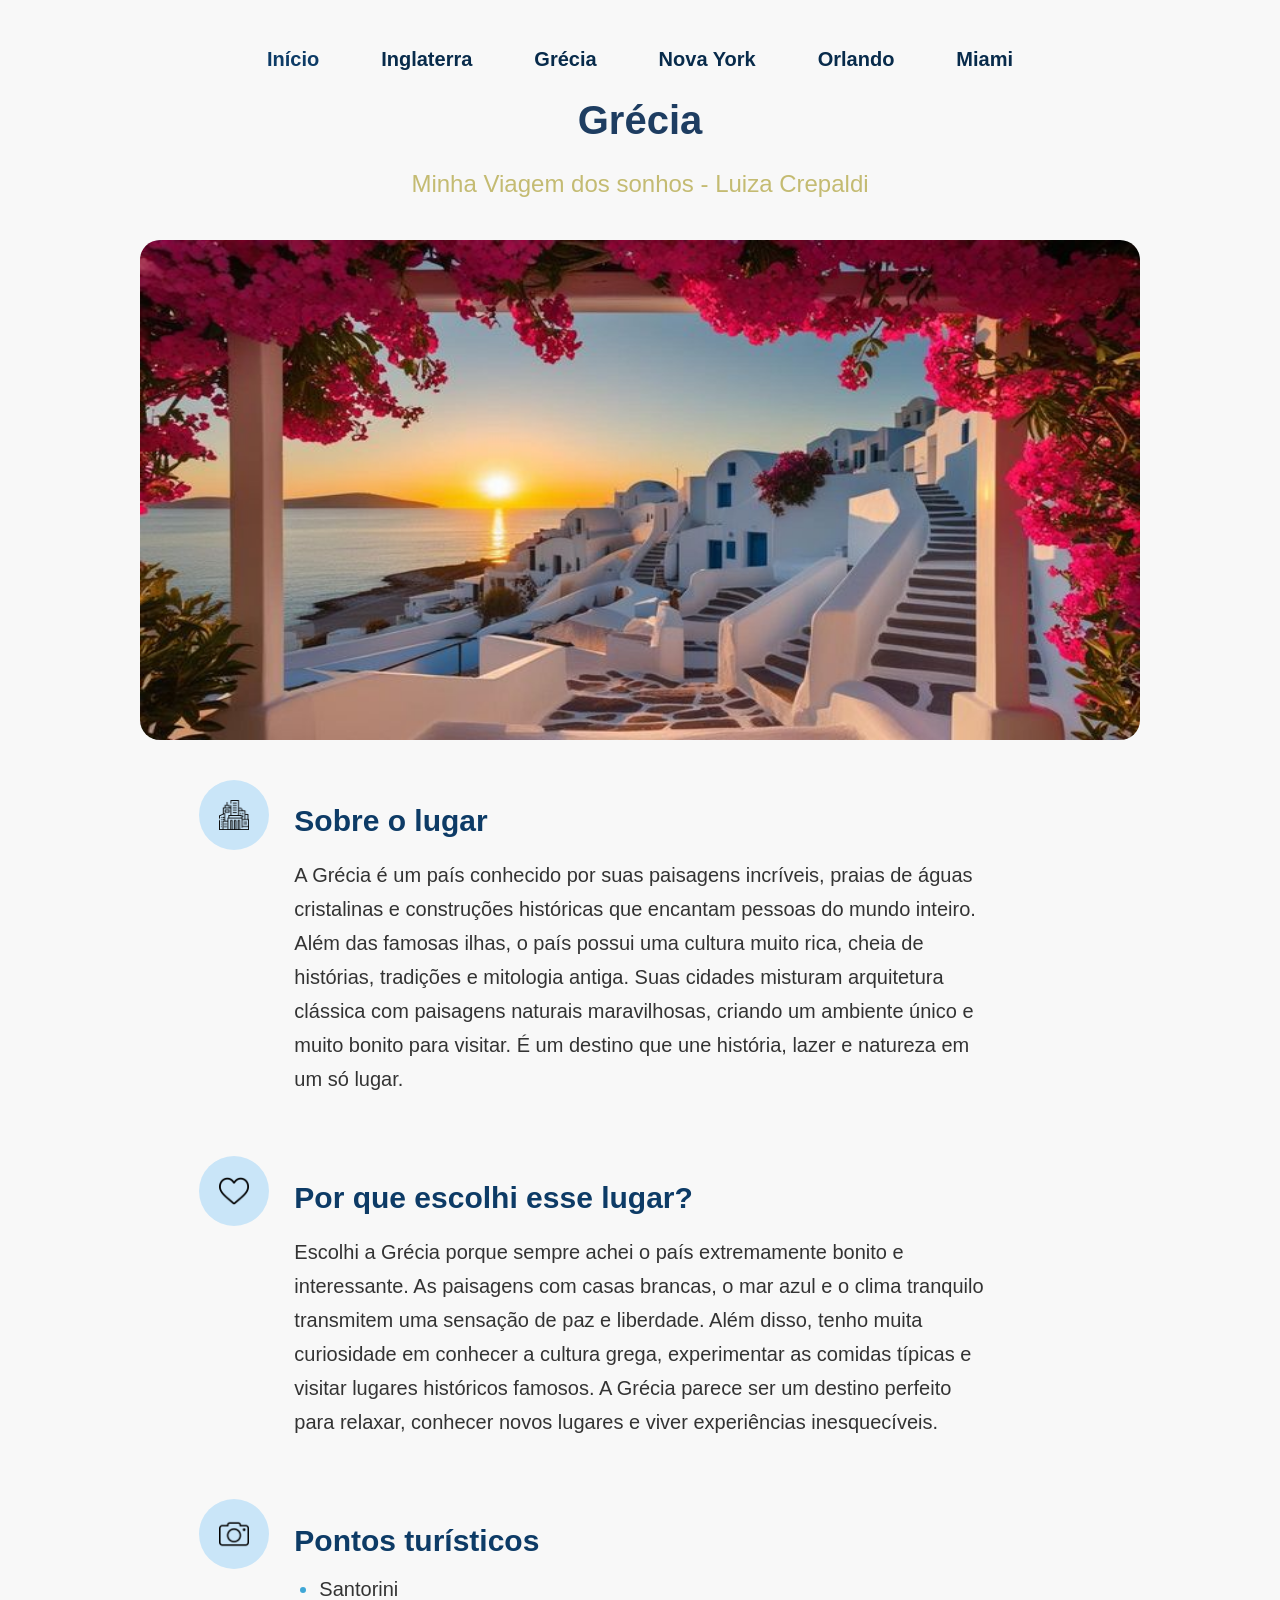
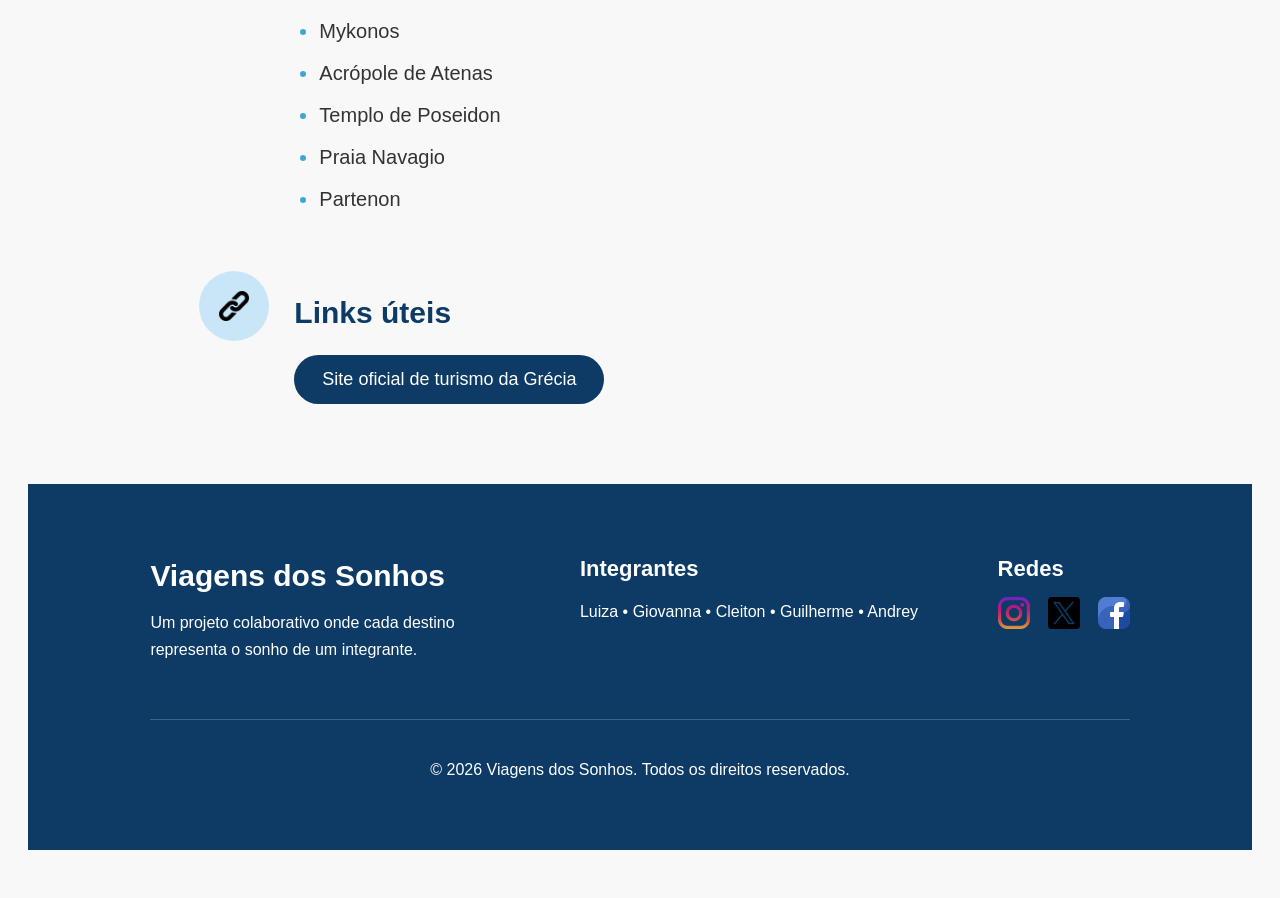
<file: page-luiza.html>
<!doctype html>
<html lang="en">
  <head>
    <meta charset="UTF-8" />
    <meta name="viewport" content="width=device-width, initial-scale=1.0" />
    <title>Document</title>
    <link rel="stylesheet" href="CSS/style-luiza.css" />
  </head>
  <body>
    <nav class="navegacao">
      <ul>
        <li><a href="index.html" class="ativo">Início</a></li>
        <li><a href="page-cleiton.html">Inglaterra</a></li>
        <li><a href="page-luiza.html">Grécia</a></li>
        <li><a href="page-giovanna.html">Nova York</a></li>
        <li><a href="pages/orlando.html">Orlando</a></li>
        <li><a href="pages/miami.html">Miami</a></li>
      </ul>
    </nav>
    <div class="tudo">
      <div class="container">
        <h1>Grécia</h1>
        <p>Minha Viagem dos sonhos - Luiza Crepaldi</p>
        <br /><img src="imagens-luiza/img-Lu.jpg" alt="Grecia" />
      </div>

      <section class="info-bloco">
        <div class="icone">
          <img src="imagens-luiza/cidade.png" alt="" />
        </div>

        <div class="texto">
          <h2>Sobre o lugar</h2>

          <p>
            A Grécia é um país conhecido por suas paisagens incríveis, praias de
            águas cristalinas e construções históricas que encantam pessoas do
            mundo inteiro. Além das famosas ilhas, o país possui uma cultura
            muito rica, cheia de histórias, tradições e mitologia antiga. Suas
            cidades misturam arquitetura clássica com paisagens naturais
            maravilhosas, criando um ambiente único e muito bonito para visitar.
            É um destino que une história, lazer e natureza em um só lugar.
          </p>
        </div>
      </section>

      <section class="info-bloco">
        <div class="icone">
          <img src="imagens-luiza/coracao.png" alt="" />
        </div>

        <div class="texto">
          <h2>Por que escolhi esse lugar?</h2>

          <p>
            Escolhi a Grécia porque sempre achei o país extremamente bonito e
            interessante. As paisagens com casas brancas, o mar azul e o clima
            tranquilo transmitem uma sensação de paz e liberdade. Além disso,
            tenho muita curiosidade em conhecer a cultura grega, experimentar as
            comidas típicas e visitar lugares históricos famosos. A Grécia
            parece ser um destino perfeito para relaxar, conhecer novos lugares
            e viver experiências inesquecíveis.
          </p>
        </div>
      </section>

      <section class="info-bloco">
        <div class="icone">
          <img src="imagens-luiza/camera.png" alt="" />
        </div>

        <div class="texto">
          <h2>Pontos turísticos</h2>

          <ul>
            <li>Santorini</li>
            <li>Mykonos</li>
            <li>Acrópole de Atenas</li>
            <li>Templo de Poseidon</li>
            <li>Praia Navagio</li>
            <li>Partenon</li>
          </ul>
        </div>
      </section>

      <section class="info-bloco">
        <div class="icone">
          <img src="imagens-luiza/ligacao.png" alt="" />
        </div>

        <div class="texto">
          <h2>Links úteis</h2>

          <a href="https://visitgreece.gr/" target="_blank">
            Site oficial de turismo da Grécia
          </a>
        </div>
      </section>
    </div>
  </body>

  <footer class="footer">
    <div class="footer-container">
      <div class="footer-logo">
        <h2>Viagens dos Sonhos</h2>

        <p>
          Um projeto colaborativo onde cada destino representa o sonho de um
          integrante.
        </p>
      </div>

      <div class="footer-integrantes">
        <h3>Integrantes</h3>

        <p>Luiza • Giovanna • Cleiton • Guilherme • Andrey</p>
      </div>

      <div class="footer-redes">
        <h3>Redes</h3>

        <div class="icones-redes">
          <a href="https://www.instagram.com/"
            ><img src="imagens-luiza/instagram.png" alt=""
          /></a>
          <a href="https://x.com/?lang=pt"
            ><img src="imagens-luiza/twitter.png" alt=""
          /></a>
          <a
            href="https://www.facebook.com/login/?next=https%3A%2F%2Fwww.facebook.com%2F%3Flocale%3Dpt_BR"
            ><img src="imagens-luiza/facebook.png" alt=""
          /></a>
        </div>
      </div>
    </div>

    <div class="footer-copy">
      <p>© 2026 Viagens dos Sonhos. Todos os direitos reservados.</p>
    </div>
  </footer>
</html>
</file>
<file: CSS/style.css>
* {
    margin: 0;
    padding: 0;
    box-sizing: border-box;
}

.navegacao ul {
  list-style: none;
  display: flex;
  justify-content: center;
  flex-wrap: wrap;
  gap: 30px;
  padding: 0;
  margin: 0;
}

.navegacao ul li {
  padding: 0;
  margin: 0;
  border-bottom: none;
}

.navegacao ul li:hover {
  background: none;
}

.navegacao a {
  color: #082b4b;
  text-decoration: none;
  font-size: 20px;
  font-weight: 600;
  padding: 8px 16px;
  border-radius: 20px;
  transition: 0.3s;
}

.navegacao a:hover {
  background-color: #3fa7d6;
  color: #ffffff;
  text-decoration: none;
}

.navegacao a.ativo {
  color: #0d3b66;
}
body {
  font-family: "Poppins", sans-serif;
  background: #f8f8f8;
  color: #1d2940;

  padding: 40px 20px;
}
/* ===== HERO / TÍTULO PRINCIPAL ===== */
.hero {
    text-align: center;
    padding: 40px 20px 20px 20px;
}

.hero h1 {
    font-size: 48px;
    color: #0D3B66;
    margin-bottom: 10px;
}

.hero p {
    font-size: 22px;
    color: #555;
}

/* ===== CONTAINER DOS CARDS ===== */
.cards-container{
    display: flex;

    justify-content: center;

    flex-wrap: wrap;

    gap: 35px;

    margin-top: 70px;

    padding: 20px;
}

/* CARD */

.card{
    width: 280px;

    background-color: white;

    border-radius: 20px;

    overflow: hidden;

    box-shadow: 0 6px 18px rgba(0,0,0,0.1);

    transition: 0.3s;
}

/* HOVER */

.card:hover{
    transform: translateY(-8px);
}

/* IMAGEM */

.card img{
    width: 100%;

    height: 200px;

    object-fit: cover;
}

/* CONTEÚDO */

.card-content{
    padding: 25px;

    text-align: center;
}

.card-content h2{
    color: #0D3B66;

    margin-bottom: 10px;

    font-size: 28px;
}

.card-content p{
    color: #555;

    margin-bottom: 20px;

    font-size: 18px;
}

/* BOTÃO */

.card-content a{
    display: inline-block;

    background-color: #0D3B66;

    color: white;

    padding: 12px 24px;

    border-radius: 40px;

    text-decoration: none;

    transition: 0.3s;
}

.card-content a:hover{
    background-color: #3FA7D6;

    transform: translateY(-3px);
}
/* ===== BOTÃO VOLTAR AO TOPO ===== */
.topo {
    text-align: center;
    margin: 30px 0;
}

.topo a {
    background-color: #0D3B66;
    color: #ffffff;
    padding: 12px 28px;
    border-radius: 30px;
    text-decoration: none;
    font-size: 18px;
    font-weight: 600;
    transition: 0.3s;
}

.topo a:hover {
    background-color: #3FA7D6;
    transform: translateY(-3px);
    text-decoration: none;
}

/* ===== RESPONSIVO ===== */
@media (max-width: 768px) {
    .hero h1 {
        font-size: 36px;
    }

    .hero p {
        font-size: 18px;
    }

    .cards-container {
        flex-direction: column;
        align-items: center;
    }

    .card {
        width: 100%;
        max-width: 400px;
    }
}
.footer{
    background-color: #0D3B66;

    color: white;

    margin-top: 80px;

    padding: 50px 10%;
}

.footer-container{
    display: flex;

    justify-content: space-between;

    flex-wrap: wrap;

    gap: 40px;
}

.footer h2{
    font-size: 30px;

    margin-bottom: 15px;
}

.footer h3{
    margin-bottom: 15px;

    font-size: 22px;
}

.footer p{
    font-size: 16px;

    line-height: 1.7;
}

.footer-logo{
    max-width: 350px;
}



.icones-redes{
    display: flex;

    gap: 18px;
}

.icones-redes a{
    transition: 0.3s;
}



.icones-redes img{
    width: 32px;

    height: 32px;

    object-fit: contain;
}



.icones-redes a:hover{
    transform: translateY(-5px);
}

.footer-copy{
    text-align: center;

    margin-top: 40px;

    border-top: 1px solid rgba(255,255,255,0.2);

    padding-top: 20px;
}
</file>
<file: CSS/style-cleiton.css>
/* ===== RESET ===== */
* {
    margin: 0;
    padding: 0;
    box-sizing: border-box;
}

.navegacao ul {
  list-style: none;
  display: flex;
  justify-content: center;
  flex-wrap: wrap;
  gap: 30px;
  padding: 0;
  margin: 0;
}

.navegacao ul li {
  padding: 0;
  margin: 0;
  border-bottom: none;
}

.navegacao ul li:hover {
  background: none;
}

.navegacao a {
  color: #082b4b;
  text-decoration: none;
  font-size: 20px;
  font-weight: 600;
  padding: 8px 16px;
  border-radius: 20px;
  transition: 0.3s;
}

.navegacao a:hover {
  background-color: #3fa7d6;
  color: #ffffff;
  text-decoration: none;
}

.navegacao a.ativo {
  color: #0d3b66;
}
body {
  font-family: "Poppins", sans-serif;
  background: #f8f8f8;
  color: #1d2940;

  padding: 40px 20px;
}
/* ===== CONTAINER PRINCIPAL ===== */
.container img {
    width: 1000px;
    height: 500px;
    border-radius: 10px;
    display: block;
    margin: 0 auto;
}

.container h1 {
    text-align: center;
    font-size: 42px;
}

.container p {
    text-align: center;
    font-size: 22px;
}

.tudo {
    width: 85%;
    max-width: 1100px;
    margin: auto;
    padding: 0 20px;
}

/* ===== SEÇÕES ===== */
.info-bloco {
    display: flex;
    align-items: flex-start;
    gap: 40px;
    margin-top: 60px;
    padding: 0 20px;
}

.icone {
    width: 110px;
    height: 110px;
    background-color: #f4f1de;
    border-radius: 50%;
    display: flex;
    align-items: center;
    justify-content: center;
    flex-shrink: 0;
}
.icone {

  background-color: #2282be;

  border-radius: 50%;

  display: flex;
  align-items: center;
  justify-content: center;

  flex-shrink: 0;

  transition: 0.3s;
}

.icone:hover{
    transform: translateY(-5px);

    background-color: #2282be;
}


.icone img {
    width: 55px;
}

.texto {
    max-width: 700px;
    text-align: left;
}

.texto h2 {
    font-size: 44px;
    color: #0D3B66;
    margin-bottom: 18px;
}

.texto p {
    font-size: 26px;
    line-height: 1.8;
    color: #333;
}

.texto ul {
    padding-left: 30px;
    margin-top: 15px;
}

.texto li {
    font-size: 26px;
    margin-bottom: 14px;
    line-height: 1.7;
    color: #333;
}

.texto li::marker {
    color: #3FA7D6;
}

.texto a {
    display: block;
    width: fit-content;
    margin-top: 15px;
    background-color: #0D3B66;
    color: white;
    padding: 16px 32px;
    border-radius: 40px;
    text-decoration: none;
    font-size: 22px;
    transition: 0.3s;
}

.texto a:hover {
    background-color: #3FA7D6;
    transform: translateY(-3px);
}

.footer{
    background-color: #0D3B66;

    color: white;

    margin-top: 80px;

    padding: 50px 10%;
}

.footer-container{
    display: flex;

    justify-content: space-between;

    flex-wrap: wrap;

    gap: 40px;
}

.footer h2{
    font-size: 30px;

    margin-bottom: 15px;
}

.footer h3{
    margin-bottom: 15px;

    font-size: 22px;
}

.footer p{
    font-size: 16px;

    line-height: 1.7;
}

.footer-logo{
    max-width: 350px;
}



.icones-redes{
    display: flex;

    gap: 18px;
}

.icones-redes a{
    transition: 0.3s;
}



.icones-redes img{
    width: 32px;

    height: 32px;

    object-fit: contain;
}



.icones-redes a:hover{
    transform: translateY(-5px);
}

.footer-copy{
    text-align: center;

    margin-top: 40px;

    border-top: 1px solid rgba(255,255,255,0.2);

    padding-top: 20px;
}
/* ===== RESPONSIVO PARA CELULAR ===== */
@media (max-width: 768px) {
    .navegacao ul {
        flex-direction: column;
        align-items: center;
        gap: 10px;
    }

    .navegacao a {
        font-size: 18px;
    }

    .info-bloco {
        flex-direction: column;
        align-items: center;
        text-align: center;
    }

    .texto {
        text-align: center;
    }

    .texto a {
        margin: 15px auto 0 auto;
    }

    .container h1 {
        font-size: 32px;
    }

    .texto h2 {
        font-size: 34px;
    }

    .texto p,
    .texto li {
        font-size: 22px;
    }

    .container img {
        width: 100%;
        height: auto;
    }
}
</file>
<file: CSS/style-guilherme.css>
/* ===== RESET ===== */
* {
    margin: 0;
    padding: 0;
    box-sizing: border-box;
}

.navegacao ul {
  list-style: none;
  display: flex;
  justify-content: center;
  flex-wrap: wrap;
  gap: 30px;
  padding: 0;
  margin: 0;
}

.navegacao ul li {
  padding: 0;
  margin: 0;
  border-bottom: none;
}

.navegacao ul li:hover {
  background: none;
}

.navegacao a {
  color: #082b4b;
  text-decoration: none;
  font-size: 20px;
  font-weight: 600;
  padding: 8px 16px;
  border-radius: 20px;
  transition: 0.3s;
}

.navegacao a:hover {
  background-color: #3fa7d6;
  color: #ffffff;
  text-decoration: none;
}

.navegacao a.ativo {
  color: #0d3b66;
}

body {
  font-family: "Poppins", sans-serif;
  background: #f8f8f8;
  color: #1d2940;
  padding: 40px 20px;
}

/* ===== CONTAINER PRINCIPAL ===== */
.container img {
    width: 850px;
    height: 430px;
    border-radius: 10px;
    display: block;
    margin: 0 auto;
}

.container h1 {
    text-align: center;
    font-size: 42px;
    margin-top: 50px;
}

.container p {
    text-align: center;
    font-size: 18px;
}

.tudo {
    width: 85%;
    max-width: 1100px;
    margin: auto;
    padding: 0 20px;
}

/* ===== SEÇÕES ===== */
.info-bloco {
    display: flex;
    align-items: flex-start;
    gap: 28px;
    margin-top: 45px;
    padding: 0 20px;
}

.icone {
    width: 80px;
    height: 80px;
    background-color: #e0ded2;
    border-radius: 50%;
    display: flex;
    align-items: center;
    justify-content: center;
    flex-shrink: 0;
}

.icone img {
    width: 38px;
}

.texto {
    max-width: 700px;
    text-align: left;
}

.texto h2 {
    font-size: 34px;
    color: #0D3B66;
    margin-bottom: 18px;
}

.texto p {
    font-size: 20px;
    line-height: 1.8;
    color: #333;
}

.texto ul {
    padding-left: 30px;
    margin-top: 15px;
}

.texto li {
    font-size: 20px;
    margin-bottom: 14px;
    line-height: 1.7;
    color: #333;
}

.texto li::marker {
    color: #3FA7D6;
}

.texto a {
    display: block;
    width: fit-content;
    margin-top: 15px;
    background-color: #0D3B66;
    color: white;
    padding: 16px 32px;
    border-radius: 40px;
    text-decoration: none;
    font-size: 22px;
    transition: 0.3s;
}

.texto a:hover {
    background-color: #3FA7D6;
    transform: translateY(-3px);
}

.footer{
    background-color: #0D3B66;
    color: white;
    margin-top: 80px;
    padding: 50px 10%;
}

.footer-container{
    display: flex;
    justify-content: space-between;
    flex-wrap: wrap;
    gap: 40px;
}

.footer h2{
    font-size: 30px;
    margin-bottom: 15px;
}

.footer h3{
    margin-bottom: 15px;
    font-size: 22px;
}

.footer p{
    font-size: 16px;
    line-height: 1.7;
}

.footer-logo{
    max-width: 350px;
}

.icones-redes{
    display: flex;
    gap: 18px;
}

.icones-redes a{
    transition: 0.3s;
}

.icones-redes img{
    width: 32px;
    height: 32px;
    object-fit: contain;
}

.icones-redes a:hover{
    transform: translateY(-5px);
}

.footer-copy{
    text-align: center;
    margin-top: 40px;
    border-top: 1px solid rgba(255,255,255,0.2);
    padding-top: 20px;
}

/* ===== RESPONSIVO PARA CELULAR ===== */
@media (max-width: 768px) {
    .navegacao ul {
        flex-direction: column;
        align-items: center;
        gap: 10px;
    }

    .navegacao a {
        font-size: 18px;
    }

    .info-bloco {
        flex-direction: column;
        align-items: center;
        text-align: center;
    }

    .texto {
        text-align: center;
    }

    .texto a {
        margin: 15px auto 0 auto;
    }

    .container h1 {
        font-size: 32px;
    }

    .texto h2 {
        font-size: 34px;
    }

    .texto p,
    .texto li {
        font-size: 22px;
    }

    .container img {
        width: 100%;
        height: auto;
    }
}
</file>
<file: styleL.css>
.navegacao ul {
  list-style: none;
  display: flex;
  justify-content: center;
  flex-wrap: wrap;
  gap: 30px;
  padding: 0;
  margin: 0;
}

.navegacao ul li {
  padding: 0;
  margin: 0;
  border-bottom: none;
}

.navegacao ul li:hover {
  background: none;
}

.navegacao a {
  color: #082b4b;
  text-decoration: none;
  font-size: 20px;
  font-weight: 600;
  padding: 8px 16px;
  border-radius: 20px;
  transition: 0.3s;
}

.navegacao a:hover {
  background-color: #3fa7d6;
  color: #ffffff;
  text-decoration: none;
}

.navegacao a.ativo {
  color: #0d3b66;
}

.container img {
  width: 1000px;
  height: 500px;
  border-radius: 20px;
  display: block;
  margin: 0 auto;
}

.container h1 {
  text-align: center;
  font-family: "Poppins", sans-serif;
  font-weight: 600px;
  font-size: 80px;
  color: rgb(30, 61, 97);
}

.container p {
  text-align: center;
  font-family: "Franklin Gothic Medium", "Arial Narrow", Arial, sans-serif;
  font-size: 24px;
  font-weight: 200;
  color: rgb(196, 187, 114);
}

.tudo {
  width: 90%;
  max-width: 1200px;

  margin: auto;
}

.info-bloco {
  max-width: 900px;

  margin: 50px auto;

  display: flex;

  align-items: flex-start;

  gap: 30px;
}

.icone {
  width: 100px;
  height: 100px;

  background-color: #c9e5f8;

  border-radius: 50%;

  display: flex;
  align-items: center;
  justify-content: center;
margin-top: 30px;
  flex-shrink: 0;

  transition: 0.3s;
}

.icone:hover {
  transform: translateY(-5px);

  background-color: #a7ccff;
}

.icone img {
  width: 30px;
 
}

.texto {
  max-width: 700px;

  text-align: left;
}

.texto h2 {
  font-size: 34px;

  color: #0d3b66;

  margin-bottom: 12px;


}

.texto p {
  line-height: 1.8;

  color: #333;
  
  font-size: 18px;
 
}

.texto ul {
  padding-left: 22px;
 
}

.texto li {
  margin-bottom: 10px;

 

  color: #333;

 
  font-size: 18px;

  
}

.texto li::marker {
  color: #3fa7d6;
}

.texto a {
  display: inline-block;

  margin-top: 10px;

  background-color: #0d3b66;

  color: white;

  padding: 14px 28px;

  border-radius: 40px;

  text-decoration: none;

  font-size: 18px;

  transition: 0.3s;
}

.texto a:hover {
  background-color: #3fa7d6;

  transform: translateY(-3px);
}

.footer {
  background-color: #0d3b66;

  color: white;

  margin-top: 80px;

  padding: 50px 10%;
}

.footer-container {
  display: flex;

  justify-content: space-between;

  flex-wrap: wrap;

  gap: 40px;
}

.footer h2 {
  font-size: 30px;

  margin-bottom: 15px;
}

.footer h3 {
  margin-bottom: 15px;

  font-size: 22px;
}

.footer p {
  font-size: 16px;

  line-height: 1.7;
}

.footer-logo {
  max-width: 350px;
}

.icones-redes {
  display: flex;

  gap: 18px;
}

.icones-redes a {
  transition: 0.3s;
}

.icones-redes img {
  width: 32px;

  height: 32px;

  object-fit: contain;
}

.icones-redes a:hover {
  transform: translateY(-5px);
}

.footer-copy {
  text-align: center;

  margin-top: 40px;

  border-top: 1px solid rgba(255, 255, 255, 0.2);

  padding-top: 20px;
}

body {
  font-family: "Poppins", sans-serif;
  background: #f8f8f8;
  color: #1d2940;

  padding: 40px 20px;
}
</file>
<file: CSS/style-luiza.css>
.navegacao ul {
  list-style: none;
  display: flex;
  justify-content: center;
  flex-wrap: wrap;
  gap: 30px;
  padding: 0;
  margin: 0;
}

.navegacao ul li {
  padding: 0;
  margin: 0;
  border-bottom: none;
}

.navegacao ul li:hover {
  background: none;
}

.navegacao a {
  color: #082b4b;
  text-decoration: none;
  font-size: 20px;
  font-weight: 600;
  padding: 8px 16px;
  border-radius: 20px;
  transition: 0.3s;
}

.navegacao a:hover {
  background-color: #3fa7d6;
  color: #ffffff;
  text-decoration: none;
}

.navegacao a.ativo {
  color: #0d3b66;
}

.container img {
  width: 1000px;
  height: 500px;
  border-radius: 20px;
  display: block;
  margin: 0 auto;
}

.container h1 {
  text-align: center;
  font-family: "Poppins", sans-serif;
  font-weight: 800;
 font-size: 40px;
 color: rgb(30, 61, 97);
}

.container p {
  text-align: center;
  font-family: "Franklin Gothic Medium", "Arial Narrow", Arial, sans-serif;
  font-size: 24px;
  font-weight: 200;
  color: rgb(196, 187, 114);
}

.tudo {
  width: 90%;
  max-width: 1200px;

  margin: auto;
}

.info-bloco {
  width: 80%;

  margin: 40px auto;

  display: flex;

  align-items: flex-start;

  gap: 25px;
}

.icone {
  width: 70px;
  height: 70px;

  background-color: #c9e5f8;

  border-radius: 50%;

  display: flex;
  align-items: center;
  justify-content: center;

  flex-shrink: 0;

  transition: 0.3s;
}

.icone:hover{
    transform: translateY(-5px);

    background-color: #a7ccff;
}

.icone img {
  width: 30px;
}

.texto {
  max-width: 700px;

  text-align: left;
}

.texto h2 {
  font-size: 30px;

  color: #0d3b66;

  margin-bottom: 15px;

  font-family: "Poppins", sans-serif;
  font-weight: 800;
}

.texto p {
  line-height: 1.7;

  color: #333;
  font-family: "Franklin Gothic Medium", "Arial Narrow", Arial, sans-serif;
  font-size: 20px;
  font-weight: 200;
}

.texto ul {
  padding-left: 25px;
  margin-top: 10px;
}

.texto li {
  margin-bottom: 10px;

  line-height: 1.6;

  color: #333;

  font-family: "Franklin Gothic Medium", "Arial Narrow", Arial, sans-serif;

  font-size: 20px;

  font-weight: 200;
}

.texto li::marker {
  color: #3fa7d6;
}

.texto a {
  display: inline-block;

  margin-top: 10px;

  background-color: #0d3b66;

  color: white;

  padding: 14px 28px;

  border-radius: 40px;

  text-decoration: none;

  font-size: 18px;

  transition: 0.3s;
}

.texto a:hover {
  background-color: #3fa7d6;

  transform: translateY(-3px);
}

.footer{
    background-color: #0D3B66;

    color: white;

    margin-top: 80px;

    padding: 50px 10%;
}

.footer-container{
    display: flex;

    justify-content: space-between;

    flex-wrap: wrap;

    gap: 40px;
}

.footer h2{
    font-size: 30px;

    margin-bottom: 15px;
}

.footer h3{
    margin-bottom: 15px;

    font-size: 22px;
}

.footer p{
    font-size: 16px;

    line-height: 1.7;
}

.footer-logo{
    max-width: 350px;
}



.icones-redes{
    display: flex;

    gap: 18px;
}

.icones-redes a{
    transition: 0.3s;
}



.icones-redes img{
    width: 32px;

    height: 32px;

    object-fit: contain;
}



.icones-redes a:hover{
    transform: translateY(-5px);
}

.footer-copy{
    text-align: center;

    margin-top: 40px;

    border-top: 1px solid rgba(255,255,255,0.2);

    padding-top: 20px;
}

body {
  font-family: "Poppins", sans-serif;
  background: #f8f8f8;
  color: #1d2940;

  padding: 40px 20px;
}
</file>
